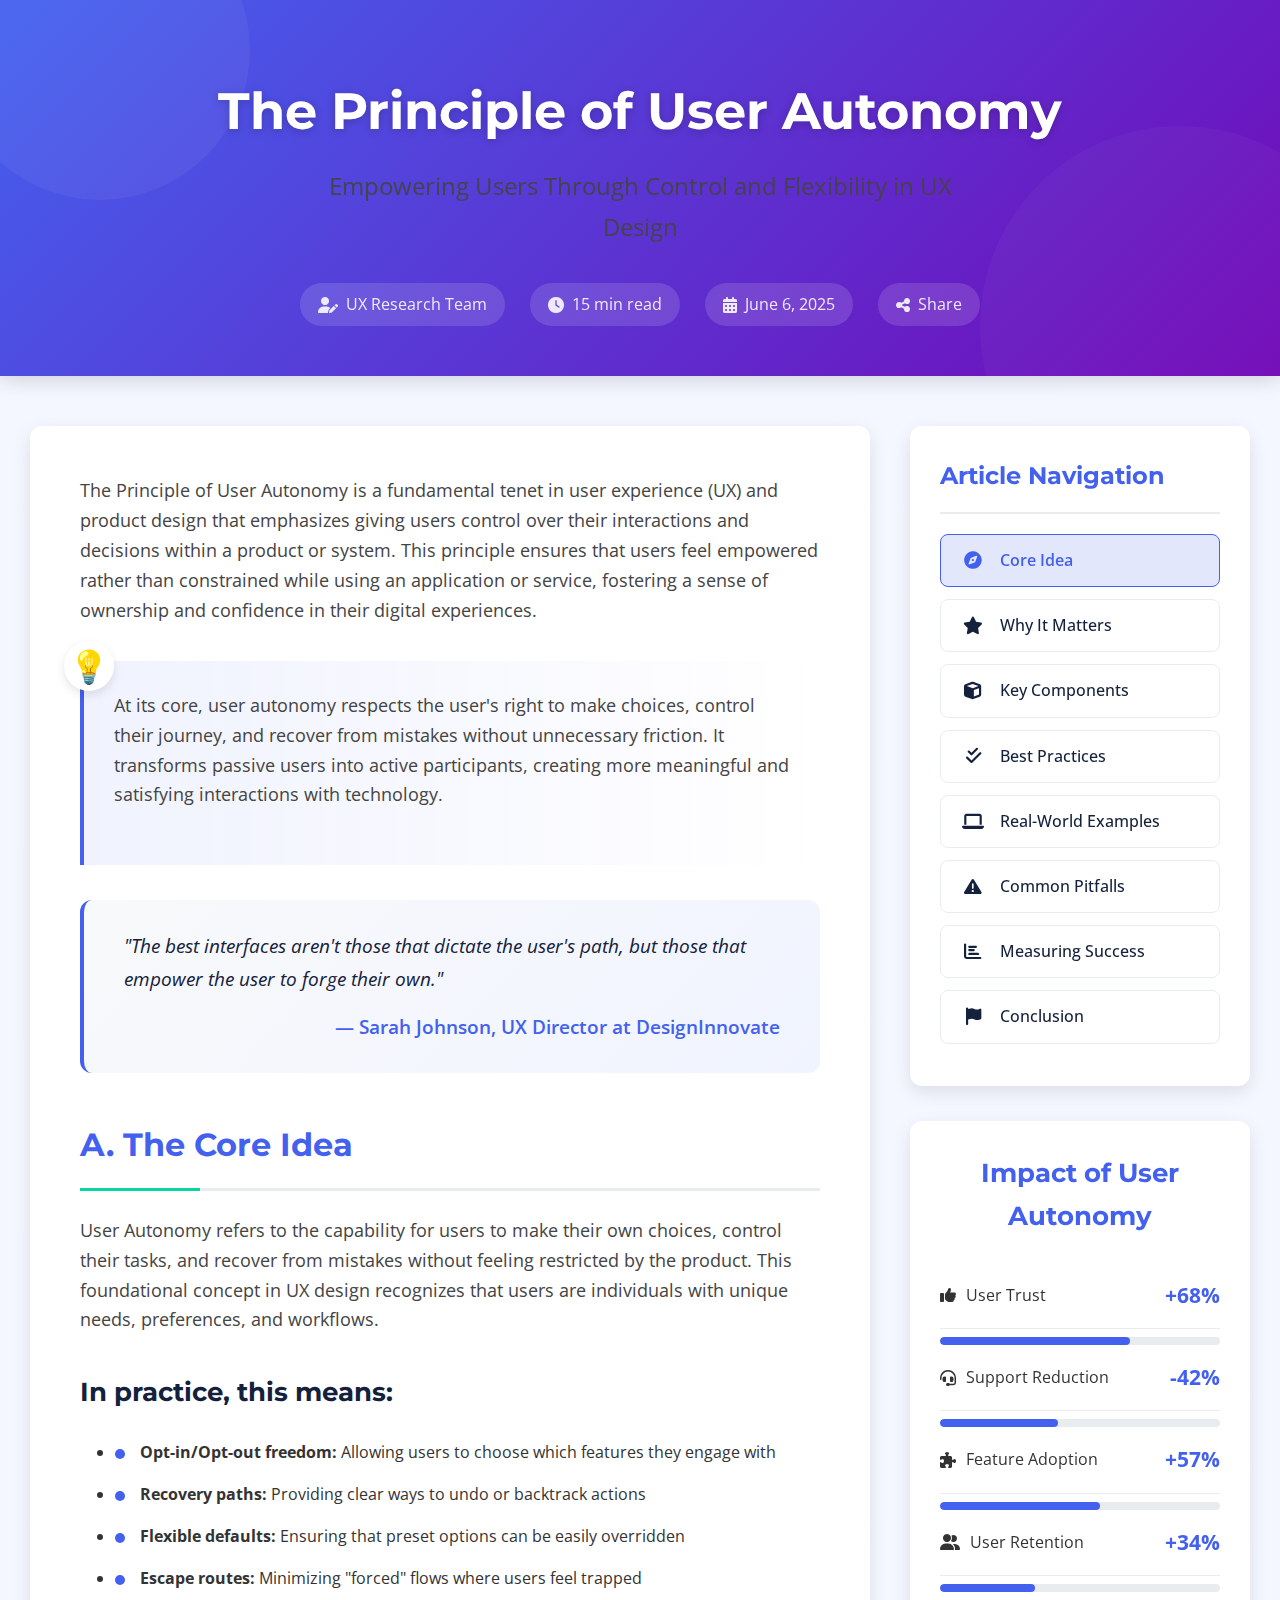
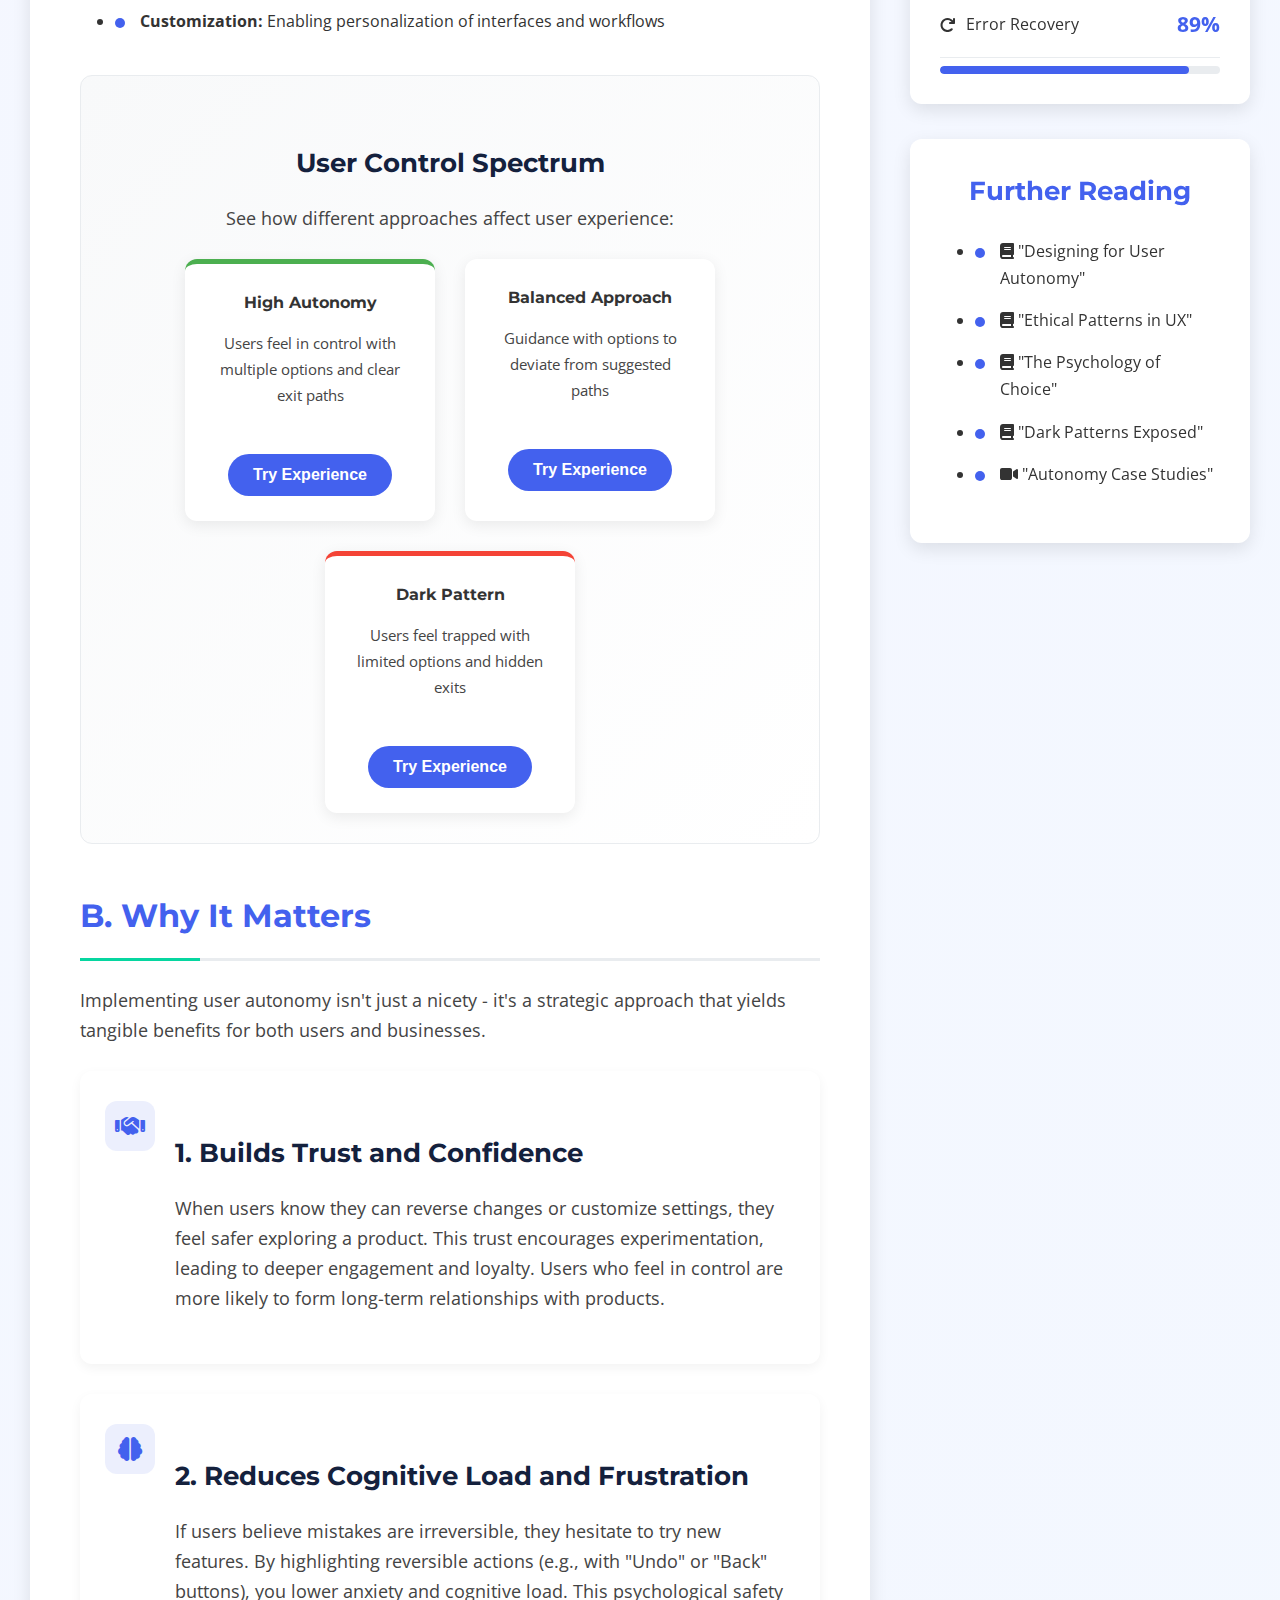
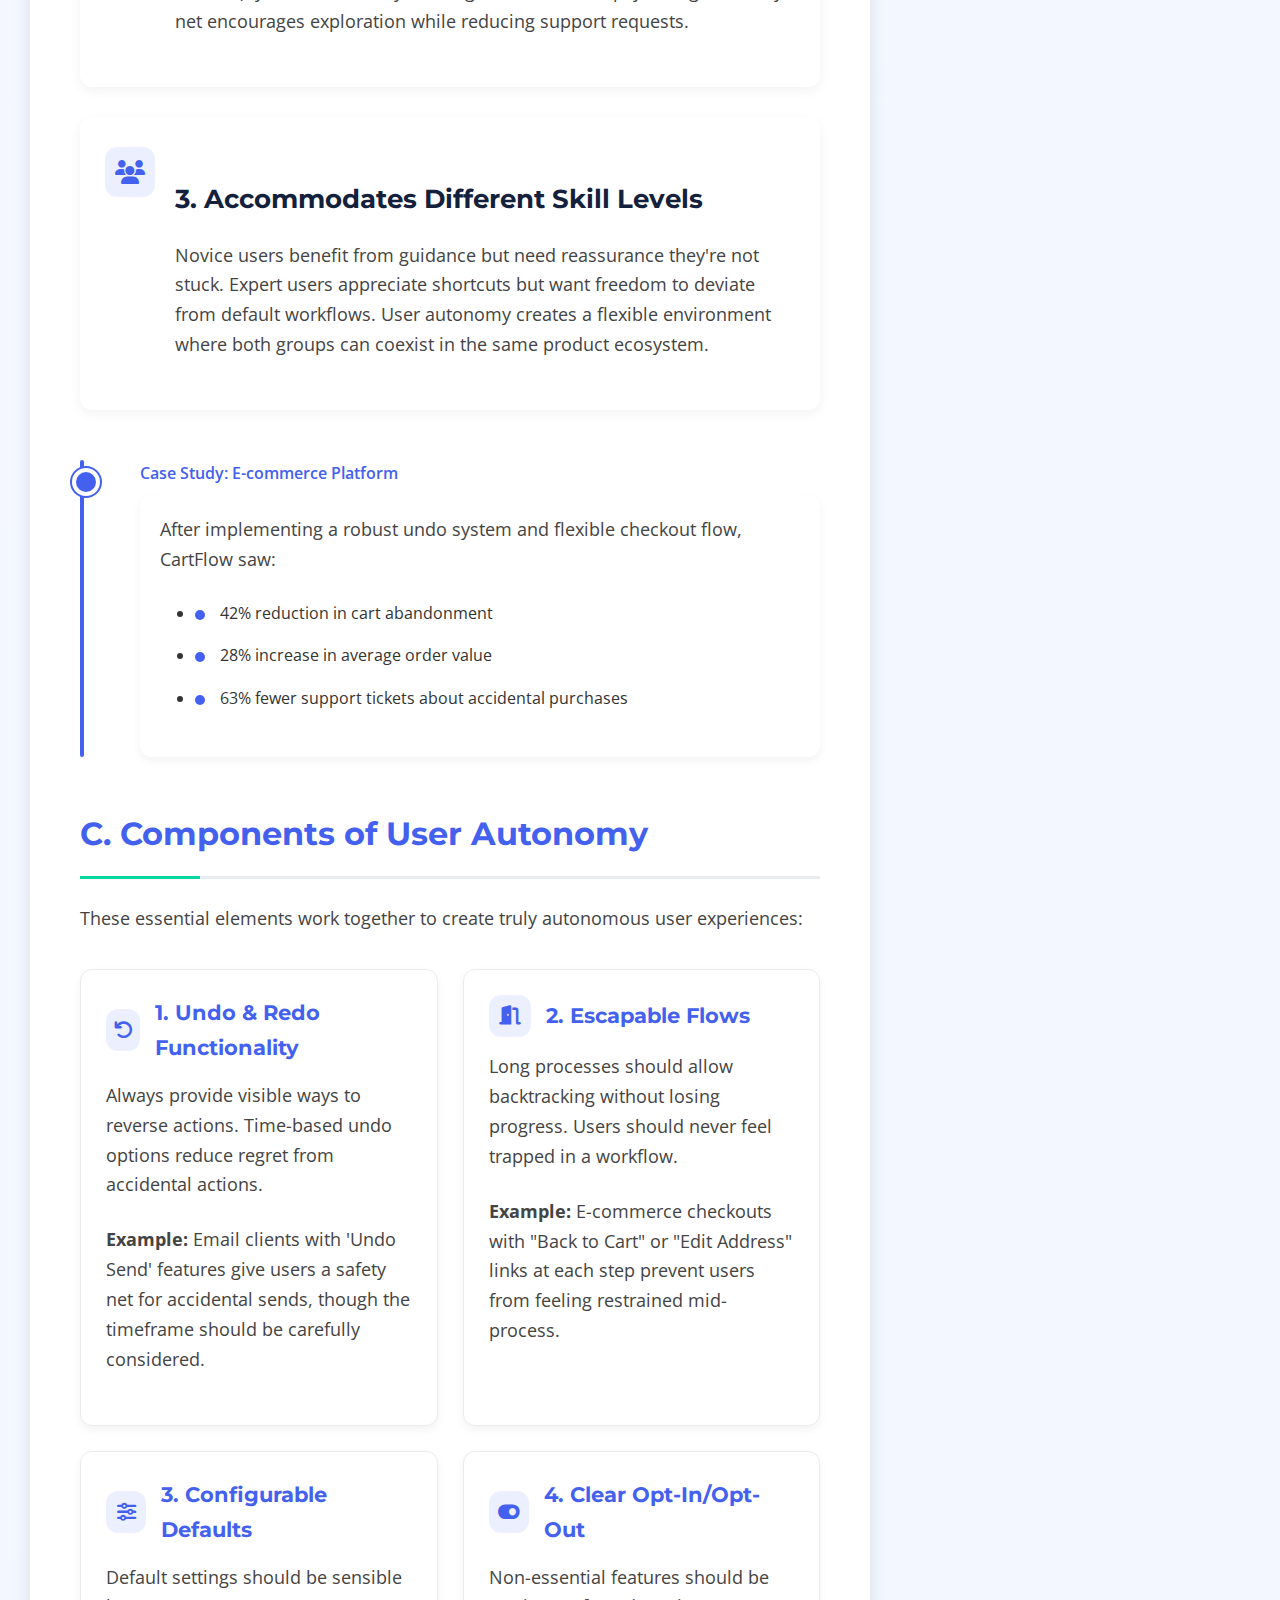
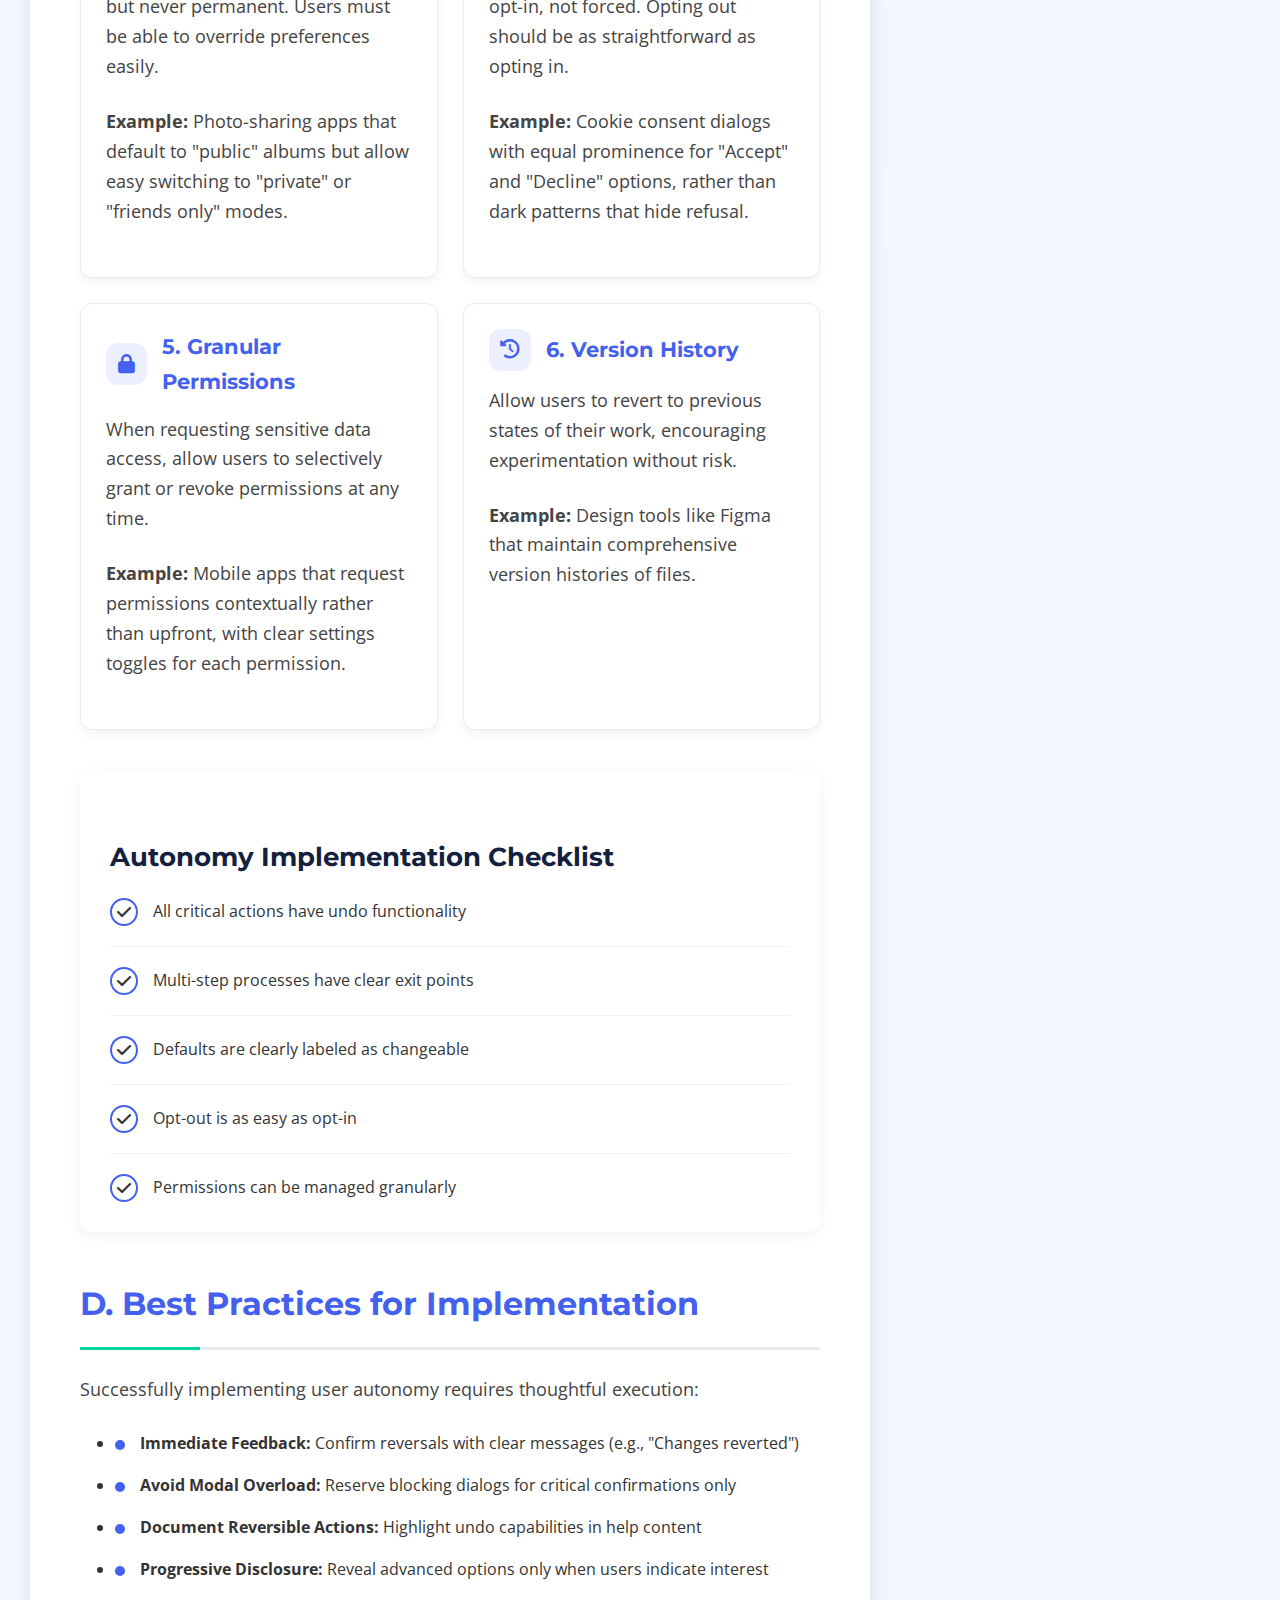
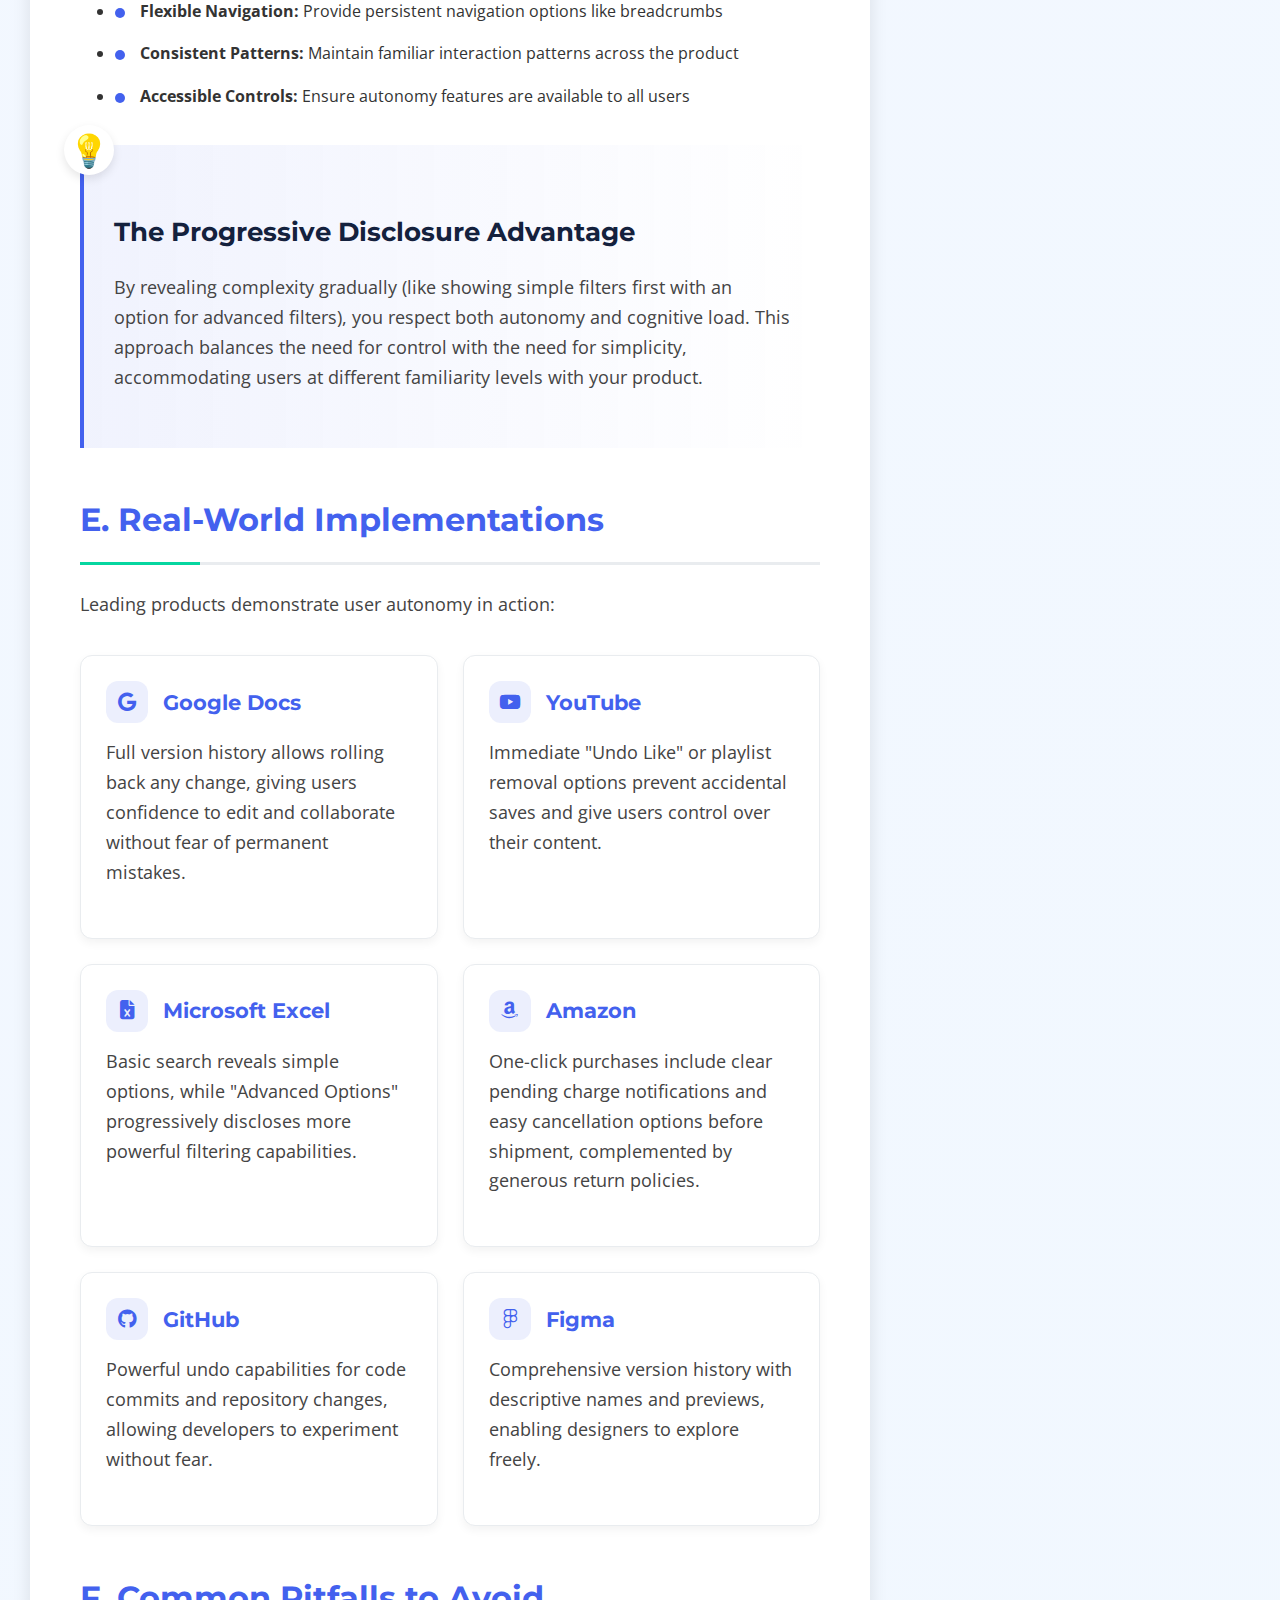
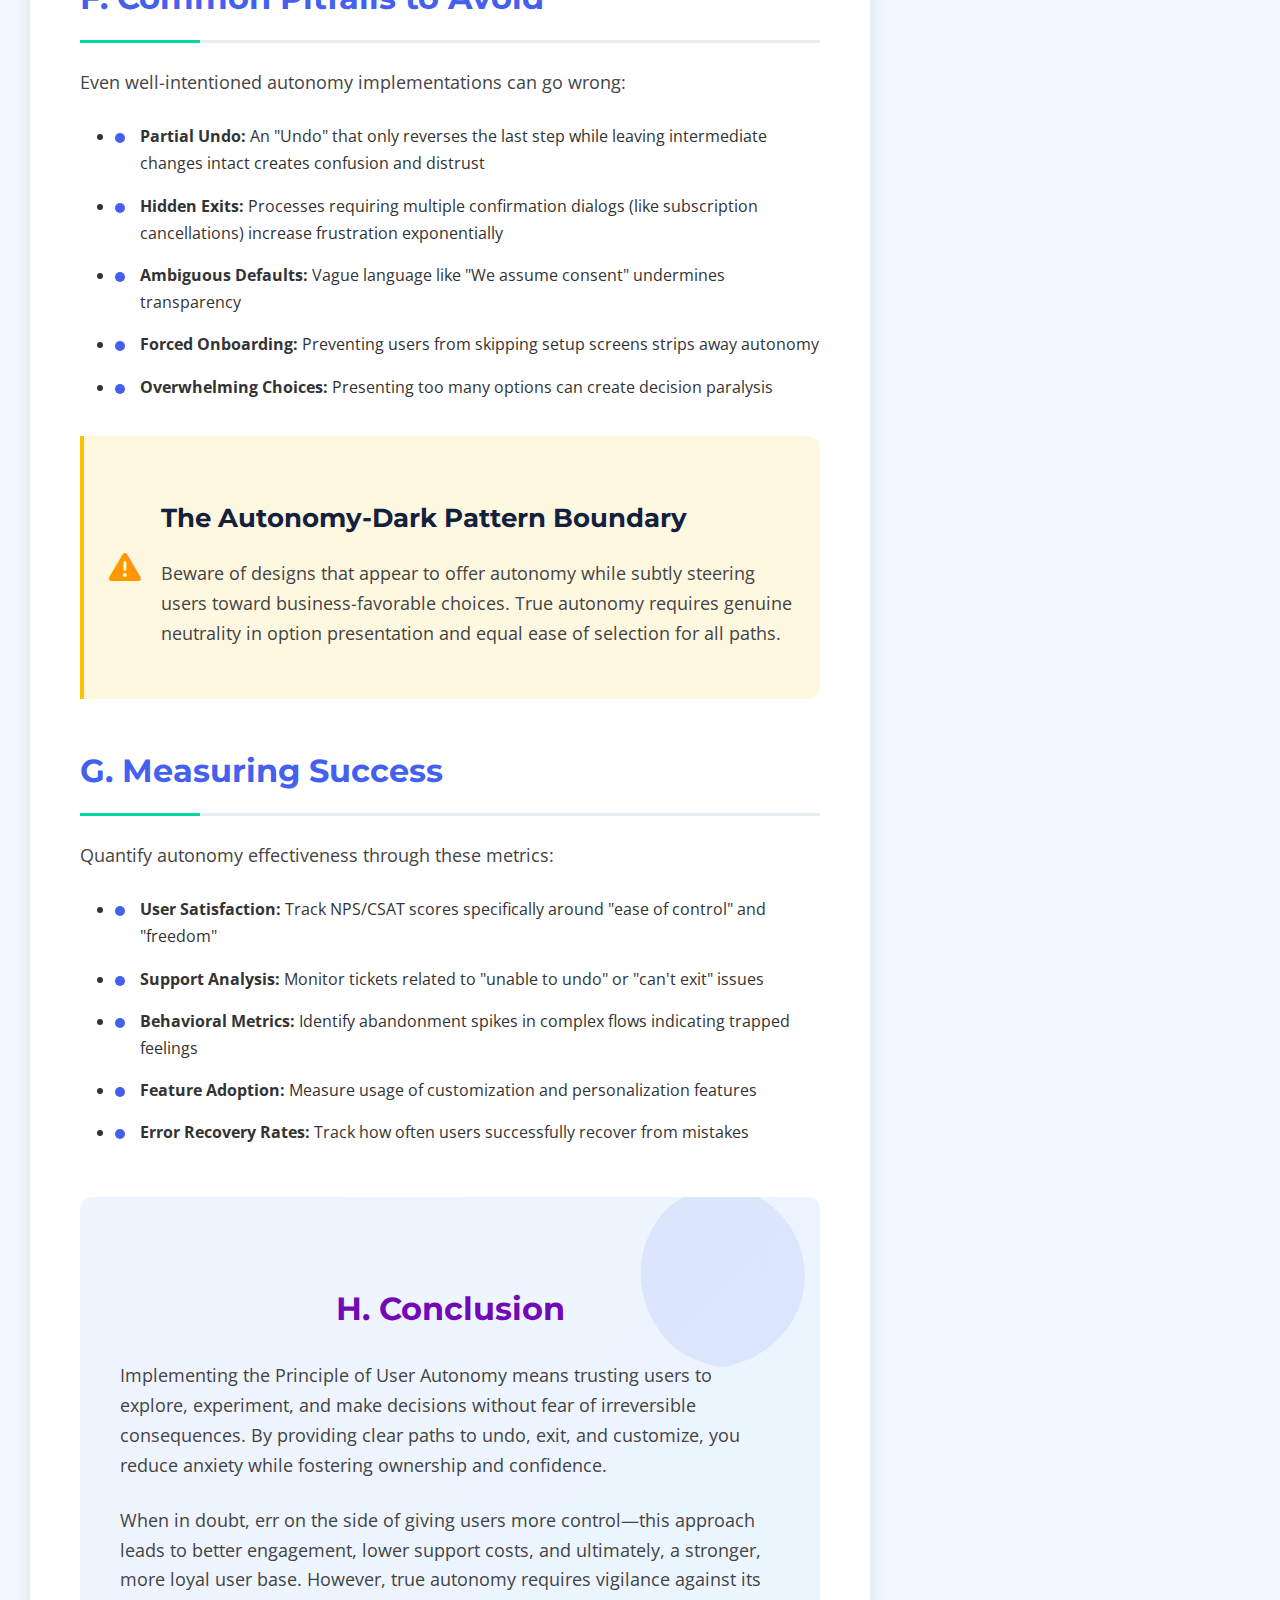
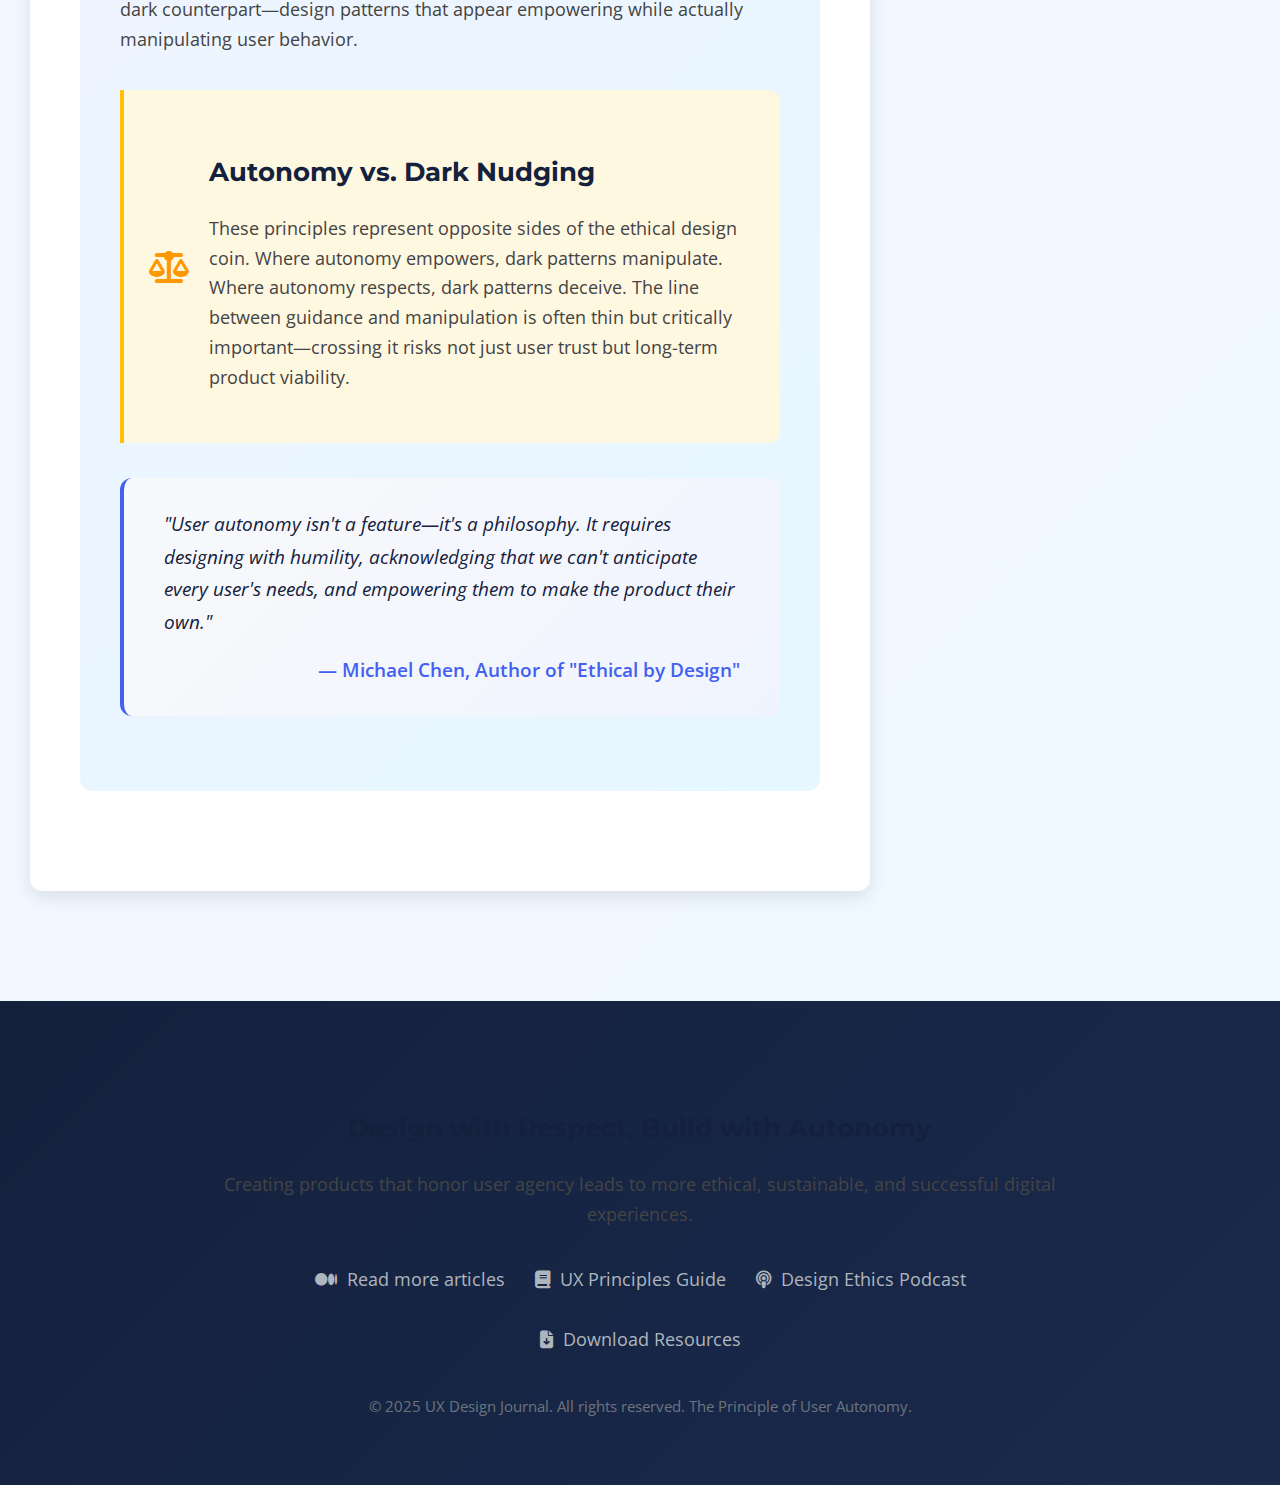
<file: Product-Management/UX-Design/Principle-of-User-Autonomy.html>
<!DOCTYPE html>
<html lang="en">
<head>
    <meta charset="UTF-8">
    <meta name="viewport" content="width=device-width, initial-scale=1.0">
    <title>The Principle of User Autonomy: Why Giving Control to Your Users Is a Win-Win | UX Design Guide</title>
    <link rel="stylesheet" href="https://cdnjs.cloudflare.com/ajax/libs/font-awesome/6.4.0/css/all.min.css">
    <link href="https://fonts.googleapis.com/css2?family=Montserrat:wght@400;500;600;700&family=Open+Sans:wght@400;600&display=swap" rel="stylesheet">
    <style>
        :root {
            --primary: #4361ee;
            --primary-dark: #3a56d4;
            --secondary: #7209b7;
            --accent: #06d6a0;
            --dark: #14213d;
            --light: #f8f9fa;
            --gray: #6c757d;
            --success: #4caf50;
            --warning: #ff9800;
            --danger: #f44336;
            --border-radius: 12px;
            --shadow: 0 6px 18px rgba(0, 0, 0, 0.1);
            --transition: all 0.3s ease;
        }
        
        * {
            margin: 0;
            padding: 0;
            box-sizing: border-box;
        }
        
        body {
            font-family: 'Open Sans', sans-serif;
            line-height: 1.7;
            color: #333;
            background: linear-gradient(135deg, #f5f7ff 0%, #f0f8ff 100%);
            padding: 0;
            margin: 0;
            overflow-x: hidden;
        }
        
        .container {
            max-width: 1300px;
            margin: 0 auto;
            padding: 0 30px;
            display: grid;
            grid-template-columns: 1fr 340px;
            gap: 40px;
        }
        
        header {
            background: linear-gradient(135deg, var(--primary), var(--secondary));
            color: white;
            padding: 80px 0 50px;
            margin-bottom: 50px;
            text-align: center;
            box-shadow: 0 4px 20px rgba(0, 0, 0, 0.15);
            position: relative;
            overflow: hidden;
        }
        
        header::before {
            content: "";
            position: absolute;
            top: -100px;
            left: -50px;
            width: 300px;
            height: 300px;
            border-radius: 50%;
            background: rgba(255, 255, 255, 0.05);
        }
        
        header::after {
            content: "";
            position: absolute;
            bottom: -150px;
            right: -100px;
            width: 400px;
            height: 400px;
            border-radius: 50%;
            background: rgba(255, 255, 255, 0.03);
        }
        
        .header-content {
            max-width: 900px;
            margin: 0 auto;
            padding: 0 20px;
            position: relative;
            z-index: 2;
        }
        
        h1 {
            font-family: 'Montserrat', sans-serif;
            font-size: 3.2rem;
            margin-bottom: 25px;
            font-weight: 700;
            text-shadow: 0 2px 8px rgba(0, 0, 0, 0.2);
            line-height: 1.2;
        }
        
        .tagline {
            font-size: 1.5rem;
            opacity: 0.92;
            margin-bottom: 35px;
            font-weight: 400;
            max-width: 700px;
            margin-left: auto;
            margin-right: auto;
        }
        
        .meta {
            display: flex;
            justify-content: center;
            gap: 25px;
            font-size: 1rem;
            opacity: 0.9;
            margin-top: 25px;
            flex-wrap: wrap;
        }
        
        .meta span {
            display: flex;
            align-items: center;
            gap: 8px;
            background: rgba(255, 255, 255, 0.15);
            padding: 8px 18px;
            border-radius: 30px;
            backdrop-filter: blur(5px);
        }
        
        .content {
            background: white;
            padding: 50px;
            border-radius: var(--border-radius);
            box-shadow: var(--shadow);
            margin-bottom: 50px;
            position: relative;
        }
        
        h2 {
            font-family: 'Montserrat', sans-serif;
            color: var(--primary);
            margin: 45px 0 25px;
            padding-bottom: 15px;
            border-bottom: 3px solid #e9ecef;
            font-size: 2rem;
            position: relative;
        }
        
        h2::after {
            content: "";
            position: absolute;
            bottom: -3px;
            left: 0;
            width: 120px;
            height: 3px;
            background: var(--accent);
        }
        
        h3 {
            font-family: 'Montserrat', sans-serif;
            color: var(--dark);
            margin: 35px 0 20px;
            font-size: 1.6rem;
        }
        
        p {
            margin-bottom: 25px;
            font-size: 1.1rem;
            color: #444;
        }
        
        .section-highlight {
            background: linear-gradient(to right, rgba(67, 97, 238, 0.08), transparent);
            border-left: 4px solid var(--primary);
            padding: 30px;
            margin: 35px 0;
            border-radius: 0 var(--border-radius) var(--border-radius) 0;
            position: relative;
        }
        
        .section-highlight::before {
            content: "💡";
            position: absolute;
            top: -20px;
            left: -20px;
            font-size: 2rem;
            background: white;
            border-radius: 50%;
            width: 50px;
            height: 50px;
            display: flex;
            align-items: center;
            justify-content: center;
            box-shadow: 0 4px 10px rgba(0, 0, 0, 0.1);
        }
        
        ul, ol {
            margin: 25px 0;
            padding-left: 35px;
        }
        
        li {
            margin-bottom: 15px;
            position: relative;
            padding-left: 25px;
        }
        
        li::before {
            content: "";
            position: absolute;
            left: 0;
            top: 10px;
            width: 10px;
            height: 10px;
            background: var(--primary);
            border-radius: 50%;
        }
        
        .examples-grid {
            display: grid;
            grid-template-columns: repeat(auto-fit, minmax(320px, 1fr));
            gap: 25px;
            margin: 35px 0;
        }
        
        .example-card {
            background: white;
            border: 1px solid #e9ecef;
            border-radius: var(--border-radius);
            padding: 25px;
            transition: var(--transition);
            box-shadow: 0 4px 10px rgba(0, 0, 0, 0.05);
            display: flex;
            flex-direction: column;
            height: 100%;
        }
        
        .example-card:hover {
            transform: translateY(-8px);
            box-shadow: 0 12px 25px rgba(0, 0, 0, 0.12);
            border-color: var(--primary);
        }
        
        .example-card h4 {
            color: var(--primary);
            margin-bottom: 15px;
            display: flex;
            align-items: center;
            gap: 15px;
            font-family: 'Montserrat', sans-serif;
            font-size: 1.3rem;
        }
        
        .example-card h4 i {
            background: rgba(67, 97, 238, 0.1);
            width: 42px;
            height: 42px;
            display: flex;
            align-items: center;
            justify-content: center;
            border-radius: 12px;
            font-size: 1.2rem;
        }
        
        .quote {
            font-style: italic;
            padding: 30px 40px;
            background: linear-gradient(135deg, #f8f9fa 0%, #f0f4ff 100%);
            border-left: 4px solid var(--primary);
            margin: 35px 0;
            position: relative;
            border-radius: var(--border-radius);
            font-size: 1.2rem;
            color: var(--dark);
        }
        
        .quote::before {
            content: """;
            font-size: 5rem;
            position: absolute;
            left: 20px;
            top: -20px;
            color: rgba(67, 97, 238, 0.15);
            font-family: Georgia, serif;
            line-height: 1;
        }
        
        .quote-author {
            display: block;
            text-align: right;
            margin-top: 15px;
            font-weight: 600;
            color: var(--primary);
            font-style: normal;
        }
        
        .sidebar {
            position: sticky;
            top: 30px;
            height: fit-content;
            align-self: start;
        }
        
        .toc {
            background: white;
            border-radius: var(--border-radius);
            padding: 30px;
            box-shadow: var(--shadow);
            margin-bottom: 35px;
        }
        
        .toc h3 {
            color: var(--primary);
            margin-top: 0;
            padding-bottom: 15px;
            border-bottom: 2px solid #e9ecef;
            font-size: 1.5rem;
        }
        
        .toc ul {
            list-style: none;
            padding: 0;
            margin: 0;
        }
        
        .toc li {
            margin-bottom: 12px;
            padding: 0;
        }
        
        .toc li::before {
            content: none;
        }
        
        .toc a {
            text-decoration: none;
            color: var(--dark);
            display: block;
            padding: 12px 20px;
            border-radius: 8px;
            transition: var(--transition);
            display: flex;
            align-items: center;
            gap: 15px;
            font-weight: 500;
            border: 1px solid #e9ecef;
        }
        
        .toc a:hover {
            background: rgba(67, 97, 238, 0.1);
            color: var(--primary);
            border-color: var(--primary);
            transform: translateX(5px);
        }
        
        .toc a i {
            width: 24px;
            text-align: center;
            font-size: 1.1rem;
        }
        
        .toc a.active {
            background: rgba(67, 97, 238, 0.15);
            color: var(--primary);
            font-weight: 600;
            border-color: var(--primary);
        }
        
        .stats-card {
            background: white;
            border-radius: var(--border-radius);
            padding: 30px;
            box-shadow: var(--shadow);
            margin-bottom: 35px;
        }
        
        .stats-card h3 {
            color: var(--primary);
            margin-top: 0;
            margin-bottom: 25px;
            text-align: center;
        }
        
        .stat-item {
            display: flex;
            justify-content: space-between;
            padding: 15px 0;
            border-bottom: 1px solid #e9ecef;
            align-items: center;
        }
        
        .stat-item:last-child {
            border-bottom: none;
        }
        
        .stat-label {
            display: flex;
            align-items: center;
            gap: 10px;
        }
        
        .stat-value {
            font-weight: 700;
            color: var(--primary);
            font-size: 1.3rem;
        }
        
        .progress-bar {
            height: 8px;
            background: #e9ecef;
            border-radius: 4px;
            margin-top: 8px;
            overflow: hidden;
        }
        
        .progress-fill {
            height: 100%;
            background: var(--primary);
            border-radius: 4px;
            width: 0;
            transition: width 1.5s ease;
        }
        
        footer {
            background: linear-gradient(135deg, var(--dark), #1a2a4d);
            color: white;
            padding: 70px 0 40px;
            text-align: center;
            margin-top: 60px;
            position: relative;
        }
        
        .footer-content {
            max-width: 900px;
            margin: 0 auto;
            padding: 0 20px;
            position: relative;
            z-index: 2;
        }
        
        .footer-links {
            display: flex;
            justify-content: center;
            gap: 30px;
            margin: 35px 0;
            flex-wrap: wrap;
        }
        
        .footer-links a {
            color: #adb5bd;
            text-decoration: none;
            transition: var(--transition);
            display: flex;
            align-items: center;
            gap: 10px;
            font-size: 1.1rem;
        }
        
        .footer-links a:hover {
            color: white;
            transform: translateY(-3px);
        }
        
        .copyright {
            margin-top: 40px;
            color: #6c757d;
            font-size: 0.95rem;
        }
        
        @media (max-width: 1000px) {
            .container {
                grid-template-columns: 1fr;
            }
            
            .sidebar {
                position: static;
                order: -1;
                margin-bottom: 40px;
            }
            
            .toc {
                margin-bottom: 30px;
            }
            
            h1 {
                font-size: 2.5rem;
            }
            
            .header-content {
                padding: 0 15px;
            }
        }
        
        @media (max-width: 700px) {
            .content {
                padding: 35px 25px;
            }
            
            h1 {
                font-size: 2rem;
            }
            
            .tagline {
                font-size: 1.2rem;
            }
            
            .examples-grid {
                grid-template-columns: 1fr;
            }
        }
        
        .conclusion {
            background: linear-gradient(135deg, #f0f4ff, #e6f7ff);
            border-radius: var(--border-radius);
            padding: 40px;
            margin: 50px 0;
            position: relative;
            overflow: hidden;
        }
        
        .conclusion::before {
            content: "";
            position: absolute;
            top: 0;
            right: 0;
            width: 200px;
            height: 200px;
            background: url('data:image/svg+xml;utf8,<svg xmlns="http://www.w3.org/2000/svg" viewBox="0 0 100 100"><path fill="%234361ee" opacity="0.1" d="M28.1,76.1C11.3,61.5,5.5,38,14.6,18.7c9.1-19.3,29.4-28.1,48.2-21.5c18.8,6.6,30.9,25.4,29.5,45.3 c-1.4,19.9-16.3,36.6-35.8,41.2C47.1,88.4,28.1,76.1,28.1,76.1z"/></svg>');
            background-size: contain;
            background-repeat: no-repeat;
        }
        
        .conclusion h2 {
            border: none;
            color: var(--secondary);
            text-align: center;
            padding-bottom: 0;
        }
        
        .conclusion h2::after {
            display: none;
        }
        
        .key-point {
            display: flex;
            gap: 20px;
            margin-bottom: 30px;
            align-items: flex-start;
            background: white;
            padding: 25px;
            border-radius: var(--border-radius);
            box-shadow: 0 4px 12px rgba(0, 0, 0, 0.05);
        }
        
        .key-point i {
            background: rgba(67, 97, 238, 0.1);
            color: var(--primary);
            width: 50px;
            height: 50px;
            display: flex;
            align-items: center;
            justify-content: center;
            border-radius: 12px;
            flex-shrink: 0;
            margin-top: 5px;
            font-size: 1.5rem;
        }
        
        .dark-nudge-warning {
            background: #fff8e1;
            border-left: 4px solid #ffc107;
            padding: 25px;
            border-radius: 0 var(--border-radius) var(--border-radius) 0;
            margin: 35px 0;
            display: flex;
            gap: 20px;
            align-items: center;
        }
        
        .dark-nudge-warning i {
            color: #ff9800;
            font-size: 2rem;
            flex-shrink: 0;
        }
        
        .interactive-demo {
            background: linear-gradient(135deg, #f8f9fa, #ffffff);
            border: 1px solid #e9ecef;
            border-radius: var(--border-radius);
            padding: 30px;
            margin: 40px 0;
            text-align: center;
        }
        
        .demo-container {
            display: flex;
            gap: 30px;
            margin-top: 25px;
            flex-wrap: wrap;
            justify-content: center;
        }
        
        .demo-card {
            width: 250px;
            padding: 25px;
            border-radius: var(--border-radius);
            box-shadow: 0 4px 15px rgba(0, 0, 0, 0.08);
            transition: var(--transition);
            cursor: pointer;
            background: white;
        }
        
        .demo-card:hover {
            transform: translateY(-10px);
            box-shadow: 0 12px 25px rgba(0, 0, 0, 0.15);
        }
        
        .demo-card.autonomy {
            border-top: 5px solid var(--success);
        }
        
        .demo-card.dark-pattern {
            border-top: 5px solid var(--danger);
        }
        
        .demo-card h4 {
            margin-bottom: 15px;
            font-family: 'Montserrat', sans-serif;
        }
        
        .demo-card p {
            font-size: 0.95rem;
        }
        
        .demo-btn {
            background: var(--primary);
            color: white;
            border: none;
            padding: 12px 25px;
            border-radius: 30px;
            font-weight: 600;
            cursor: pointer;
            transition: var(--transition);
            margin-top: 20px;
            font-size: 1rem;
        }
        
        .demo-btn:hover {
            background: var(--primary-dark);
            transform: translateY(-3px);
        }
        
        .checklist {
            background: white;
            border-radius: var(--border-radius);
            padding: 30px;
            margin: 40px 0;
            box-shadow: 0 4px 15px rgba(0, 0, 0, 0.05);
        }
        
        .checklist-item {
            display: flex;
            align-items: flex-start;
            gap: 15px;
            margin-bottom: 20px;
            padding-bottom: 20px;
            border-bottom: 1px solid #f0f0f0;
        }
        
        .checklist-item:last-child {
            border-bottom: none;
            margin-bottom: 0;
            padding-bottom: 0;
        }
        
        .check-icon {
            width: 28px;
            height: 28px;
            border: 2px solid var(--primary);
            border-radius: 50%;
            display: flex;
            align-items: center;
            justify-content: center;
            flex-shrink: 0;
            cursor: pointer;
            transition: var(--transition);
        }
        
        .check-icon.checked {
            background: var(--primary);
            color: white;
        }
        
        .checklist-text {
            flex-grow: 1;
        }
        
        .timeline {
            position: relative;
            margin: 50px 0;
            padding-left: 30px;
        }
        
        .timeline::before {
            content: "";
            position: absolute;
            left: 0;
            top: 0;
            bottom: 0;
            width: 4px;
            background: var(--primary);
            border-radius: 2px;
        }
        
        .timeline-item {
            margin-bottom: 40px;
            position: relative;
            padding-left: 30px;
        }
        
        .timeline-item::before {
            content: "";
            position: absolute;
            left: -38px;
            top: 8px;
            width: 20px;
            height: 20px;
            border-radius: 50%;
            background: var(--primary);
            border: 4px solid white;
            box-shadow: 0 0 0 2px var(--primary);
        }
        
        .timeline-date {
            font-weight: 600;
            color: var(--primary);
            margin-bottom: 8px;
        }
        
        .timeline-content {
            background: white;
            padding: 20px;
            border-radius: var(--border-radius);
            box-shadow: 0 4px 10px rgba(0, 0, 0, 0.05);
        }
    </style>
</head>
<body>
    <header>
        <div class="header-content">
            <h1>The Principle of User Autonomy</h1>
            <p class="tagline">Empowering Users Through Control and Flexibility in UX Design</p>
            <div class="meta">
                <span><i class="fas fa-user-edit"></i> UX Research Team</span>
                <span><i class="fas fa-clock"></i> 15 min read</span>
                <span><i class="fas fa-calendar-alt"></i> June 6, 2025</span>
                <span><i class="fas fa-share-alt"></i> Share</span>
            </div>
        </div>
    </header>
    
    <div class="container">
        <main class="content">
            <section>
                <p>The Principle of User Autonomy is a fundamental tenet in user experience (UX) and product design that emphasizes giving users control over their interactions and decisions within a product or system. This principle ensures that users feel empowered rather than constrained while using an application or service, fostering a sense of ownership and confidence in their digital experiences.</p>
                
                <div class="section-highlight">
                    <p>At its core, user autonomy respects the user's right to make choices, control their journey, and recover from mistakes without unnecessary friction. It transforms passive users into active participants, creating more meaningful and satisfying interactions with technology.</p>
                </div>
                
                <div class="quote">
                    "The best interfaces aren't those that dictate the user's path, but those that empower the user to forge their own."
                    <span class="quote-author">— Sarah Johnson, UX Director at DesignInnovate</span>
                </div>
            </section>
            
            <section id="core-idea">
                <h2>A. The Core Idea</h2>
                <p>User Autonomy refers to the capability for users to make their own choices, control their tasks, and recover from mistakes without feeling restricted by the product. This foundational concept in UX design recognizes that users are individuals with unique needs, preferences, and workflows.</p>
                
                <h3>In practice, this means:</h3>
                <ul>
                    <li><strong>Opt-in/Opt-out freedom:</strong> Allowing users to choose which features they engage with</li>
                    <li><strong>Recovery paths:</strong> Providing clear ways to undo or backtrack actions</li>
                    <li><strong>Flexible defaults:</strong> Ensuring that preset options can be easily overridden</li>
                    <li><strong>Escape routes:</strong> Minimizing "forced" flows where users feel trapped</li>
                    <li><strong>Customization:</strong> Enabling personalization of interfaces and workflows</li>
                </ul>
                
                <div class="interactive-demo">
                    <h3>User Control Spectrum</h3>
                    <p>See how different approaches affect user experience:</p>
                    <div class="demo-container">
                        <div class="demo-card autonomy">
                            <h4>High Autonomy</h4>
                            <p>Users feel in control with multiple options and clear exit paths</p>
                            <button class="demo-btn">Try Experience</button>
                        </div>
                        <div class="demo-card">
                            <h4>Balanced Approach</h4>
                            <p>Guidance with options to deviate from suggested paths</p>
                            <button class="demo-btn">Try Experience</button>
                        </div>
                        <div class="demo-card dark-pattern">
                            <h4>Dark Pattern</h4>
                            <p>Users feel trapped with limited options and hidden exits</p>
                            <button class="demo-btn">Try Experience</button>
                        </div>
                    </div>
                </div>
            </section>
            
            <section id="why-matters">
                <h2>B. Why It Matters</h2>
                <p>Implementing user autonomy isn't just a nicety - it's a strategic approach that yields tangible benefits for both users and businesses.</p>
                
                <div class="key-point">
                    <i class="fas fa-handshake"></i>
                    <div>
                        <h3>1. Builds Trust and Confidence</h3>
                        <p>When users know they can reverse changes or customize settings, they feel safer exploring a product. This trust encourages experimentation, leading to deeper engagement and loyalty. Users who feel in control are more likely to form long-term relationships with products.</p>
                    </div>
                </div>
                
                <div class="key-point">
                    <i class="fas fa-brain"></i>
                    <div>
                        <h3>2. Reduces Cognitive Load and Frustration</h3>
                        <p>If users believe mistakes are irreversible, they hesitate to try new features. By highlighting reversible actions (e.g., with "Undo" or "Back" buttons), you lower anxiety and cognitive load. This psychological safety net encourages exploration while reducing support requests.</p>
                    </div>
                </div>
                
                <div class="key-point">
                    <i class="fas fa-users"></i>
                    <div>
                        <h3>3. Accommodates Different Skill Levels</h3>
                        <p>Novice users benefit from guidance but need reassurance they're not stuck. Expert users appreciate shortcuts but want freedom to deviate from default workflows. User autonomy creates a flexible environment where both groups can coexist in the same product ecosystem.</p>
                    </div>
                </div>
                
                <div class="timeline">
                    <div class="timeline-item">
                        <div class="timeline-date">Case Study: E-commerce Platform</div>
                        <div class="timeline-content">
                            <p>After implementing a robust undo system and flexible checkout flow, CartFlow saw:</p>
                            <ul>
                                <li>42% reduction in cart abandonment</li>
                                <li>28% increase in average order value</li>
                                <li>63% fewer support tickets about accidental purchases</li>
                            </ul>
                        </div>
                    </div>
                </div>
            </section>
            
            <section id="components">
                <h2>C. Components of User Autonomy</h2>
                <p>These essential elements work together to create truly autonomous user experiences:</p>
                
                <div class="examples-grid">
                    <div class="example-card">
                        <h4><i class="fas fa-undo"></i> 1. Undo & Redo Functionality</h4>
                        <p>Always provide visible ways to reverse actions. Time-based undo options reduce regret from accidental actions.</p>
                        <p><strong>Example:</strong> Email clients with 'Undo Send' features give users a safety net for accidental sends, though the timeframe should be carefully considered.</p>
                    </div>
                    
                    <div class="example-card">
                        <h4><i class="fas fa-door-open"></i> 2. Escapable Flows</h4>
                        <p>Long processes should allow backtracking without losing progress. Users should never feel trapped in a workflow.</p>
                        <p><strong>Example:</strong> E-commerce checkouts with "Back to Cart" or "Edit Address" links at each step prevent users from feeling restrained mid-process.</p>
                    </div>
                    
                    <div class="example-card">
                        <h4><i class="fas fa-sliders-h"></i> 3. Configurable Defaults</h4>
                        <p>Default settings should be sensible but never permanent. Users must be able to override preferences easily.</p>
                        <p><strong>Example:</strong> Photo-sharing apps that default to "public" albums but allow easy switching to "private" or "friends only" modes.</p>
                    </div>
                    
                    <div class="example-card">
                        <h4><i class="fas fa-toggle-on"></i> 4. Clear Opt-In/Opt-Out</h4>
                        <p>Non-essential features should be opt-in, not forced. Opting out should be as straightforward as opting in.</p>
                        <p><strong>Example:</strong> Cookie consent dialogs with equal prominence for "Accept" and "Decline" options, rather than dark patterns that hide refusal.</p>
                    </div>
                    
                    <div class="example-card">
                        <h4><i class="fas fa-lock"></i> 5. Granular Permissions</h4>
                        <p>When requesting sensitive data access, allow users to selectively grant or revoke permissions at any time.</p>
                        <p><strong>Example:</strong> Mobile apps that request permissions contextually rather than upfront, with clear settings toggles for each permission.</p>
                    </div>
                    
                    <div class="example-card">
                        <h4><i class="fas fa-history"></i> 6. Version History</h4>
                        <p>Allow users to revert to previous states of their work, encouraging experimentation without risk.</p>
                        <p><strong>Example:</strong> Design tools like Figma that maintain comprehensive version histories of files.</p>
                    </div>
                </div>
                
                <div class="checklist">
                    <h3>Autonomy Implementation Checklist</h3>
                    <div class="checklist-item">
                        <div class="check-icon"><i class="fas fa-check"></i></div>
                        <div class="checklist-text">All critical actions have undo functionality</div>
                    </div>
                    <div class="checklist-item">
                        <div class="check-icon"><i class="fas fa-check"></i></div>
                        <div class="checklist-text">Multi-step processes have clear exit points</div>
                    </div>
                    <div class="checklist-item">
                        <div class="check-icon"><i class="fas fa-check"></i></div>
                        <div class="checklist-text">Defaults are clearly labeled as changeable</div>
                    </div>
                    <div class="checklist-item">
                        <div class="check-icon"><i class="fas fa-check"></i></div>
                        <div class="checklist-text">Opt-out is as easy as opt-in</div>
                    </div>
                    <div class="checklist-item">
                        <div class="check-icon"><i class="fas fa-check"></i></div>
                        <div class="checklist-text">Permissions can be managed granularly</div>
                    </div>
                </div>
            </section>
            
            <section id="best-practices">
                <h2>D. Best Practices for Implementation</h2>
                <p>Successfully implementing user autonomy requires thoughtful execution:</p>
                
                <ul>
                    <li><strong>Immediate Feedback:</strong> Confirm reversals with clear messages (e.g., "Changes reverted")</li>
                    <li><strong>Avoid Modal Overload:</strong> Reserve blocking dialogs for critical confirmations only</li>
                    <li><strong>Document Reversible Actions:</strong> Highlight undo capabilities in help content</li>
                    <li><strong>Progressive Disclosure:</strong> Reveal advanced options only when users indicate interest</li>
                    <li><strong>Flexible Navigation:</strong> Provide persistent navigation options like breadcrumbs</li>
                    <li><strong>Consistent Patterns:</strong> Maintain familiar interaction patterns across the product</li>
                    <li><strong>Accessible Controls:</strong> Ensure autonomy features are available to all users</li>
                </ul>
                
                <div class="section-highlight">
                    <h3>The Progressive Disclosure Advantage</h3>
                    <p>By revealing complexity gradually (like showing simple filters first with an option for advanced filters), you respect both autonomy and cognitive load. This approach balances the need for control with the need for simplicity, accommodating users at different familiarity levels with your product.</p>
                </div>
            </section>
            
            <section id="examples">
                <h2>E. Real-World Implementations</h2>
                <p>Leading products demonstrate user autonomy in action:</p>
                
                <div class="examples-grid">
                    <div class="example-card">
                        <h4><i class="fab fa-google"></i> Google Docs</h4>
                        <p>Full version history allows rolling back any change, giving users confidence to edit and collaborate without fear of permanent mistakes.</p>
                    </div>
                    
                    <div class="example-card">
                        <h4><i class="fab fa-youtube"></i> YouTube</h4>
                        <p>Immediate "Undo Like" or playlist removal options prevent accidental saves and give users control over their content.</p>
                    </div>
                    
                    <div class="example-card">
                        <h4><i class="fas fa-file-excel"></i> Microsoft Excel</h4>
                        <p>Basic search reveals simple options, while "Advanced Options" progressively discloses more powerful filtering capabilities.</p>
                    </div>
                    
                    <div class="example-card">
                        <h4><i class="fab fa-amazon"></i> Amazon</h4>
                        <p>One-click purchases include clear pending charge notifications and easy cancellation options before shipment, complemented by generous return policies.</p>
                    </div>
                    
                    <div class="example-card">
                        <h4><i class="fab fa-github"></i> GitHub</h4>
                        <p>Powerful undo capabilities for code commits and repository changes, allowing developers to experiment without fear.</p>
                    </div>
                    
                    <div class="example-card">
                        <h4><i class="fab fa-figma"></i> Figma</h4>
                        <p>Comprehensive version history with descriptive names and previews, enabling designers to explore freely.</p>
                    </div>
                </div>
            </section>
            
            <section id="pitfalls">
                <h2>F. Common Pitfalls to Avoid</h2>
                <p>Even well-intentioned autonomy implementations can go wrong:</p>
                
                <ul>
                    <li><strong>Partial Undo:</strong> An "Undo" that only reverses the last step while leaving intermediate changes intact creates confusion and distrust</li>
                    <li><strong>Hidden Exits:</strong> Processes requiring multiple confirmation dialogs (like subscription cancellations) increase frustration exponentially</li>
                    <li><strong>Ambiguous Defaults:</strong> Vague language like "We assume consent" undermines transparency</li>
                    <li><strong>Forced Onboarding:</strong> Preventing users from skipping setup screens strips away autonomy</li>
                    <li><strong>Overwhelming Choices:</strong> Presenting too many options can create decision paralysis</li>
                </ul>
                
                <div class="dark-nudge-warning">
                    <i class="fas fa-exclamation-triangle"></i>
                    <div>
                        <h3>The Autonomy-Dark Pattern Boundary</h3>
                        <p>Beware of designs that appear to offer autonomy while subtly steering users toward business-favorable choices. True autonomy requires genuine neutrality in option presentation and equal ease of selection for all paths.</p>
                    </div>
                </div>
            </section>
            
            <section id="measuring">
                <h2>G. Measuring Success</h2>
                <p>Quantify autonomy effectiveness through these metrics:</p>
                
                <ul>
                    <li><strong>User Satisfaction:</strong> Track NPS/CSAT scores specifically around "ease of control" and "freedom"</li>
                    <li><strong>Support Analysis:</strong> Monitor tickets related to "unable to undo" or "can't exit" issues</li>
                    <li><strong>Behavioral Metrics:</strong> Identify abandonment spikes in complex flows indicating trapped feelings</li>
                    <li><strong>Feature Adoption:</strong> Measure usage of customization and personalization features</li>
                    <li><strong>Error Recovery Rates:</strong> Track how often users successfully recover from mistakes</li>
                </ul>
            </section>
            
            <div class="conclusion">
                <h2>H. Conclusion</h2>
                <p>Implementing the Principle of User Autonomy means trusting users to explore, experiment, and make decisions without fear of irreversible consequences. By providing clear paths to undo, exit, and customize, you reduce anxiety while fostering ownership and confidence.</p>
                
                <p>When in doubt, err on the side of giving users more control—this approach leads to better engagement, lower support costs, and ultimately, a stronger, more loyal user base. However, true autonomy requires vigilance against its dark counterpart—design patterns that appear empowering while actually manipulating user behavior.</p>
                
                <div class="dark-nudge-warning">
                    <i class="fas fa-balance-scale"></i>
                    <div>
                        <h3>Autonomy vs. Dark Nudging</h3>
                        <p>These principles represent opposite sides of the ethical design coin. Where autonomy empowers, dark patterns manipulate. Where autonomy respects, dark patterns deceive. The line between guidance and manipulation is often thin but critically important—crossing it risks not just user trust but long-term product viability.</p>
                    </div>
                </div>
                
                <div class="quote">
                    "User autonomy isn't a feature—it's a philosophy. It requires designing with humility, acknowledging that we can't anticipate every user's needs, and empowering them to make the product their own."
                    <span class="quote-author">— Michael Chen, Author of "Ethical by Design"</span>
                </div>
            </div>
        </main>
        
        <aside class="sidebar">
            <div class="toc">
                <h3>Article Navigation</h3>
                <ul>
                    <li><a href="#core-idea" class="active"><i class="fas fa-compass"></i> Core Idea</a></li>
                    <li><a href="#why-matters"><i class="fas fa-star"></i> Why It Matters</a></li>
                    <li><a href="#components"><i class="fas fa-cube"></i> Key Components</a></li>
                    <li><a href="#best-practices"><i class="fas fa-check-double"></i> Best Practices</a></li>
                    <li><a href="#examples"><i class="fas fa-laptop"></i> Real-World Examples</a></li>
                    <li><a href="#pitfalls"><i class="fas fa-exclamation-triangle"></i> Common Pitfalls</a></li>
                    <li><a href="#measuring"><i class="fas fa-chart-bar"></i> Measuring Success</a></li>
                    <li><a href="#conclusion"><i class="fas fa-flag"></i> Conclusion</a></li>
                </ul>
            </div>
            
            <div class="stats-card">
                <h3>Impact of User Autonomy</h3>
                <div class="stat-item">
                    <div class="stat-label"><i class="fas fa-thumbs-up"></i> User Trust</div>
                    <div class="stat-value">+68%</div>
                </div>
                <div class="progress-bar">
                    <div class="progress-fill" style="width: 68%"></div>
                </div>
                
                <div class="stat-item">
                    <div class="stat-label"><i class="fas fa-headset"></i> Support Reduction</div>
                    <div class="stat-value">-42%</div>
                </div>
                <div class="progress-bar">
                    <div class="progress-fill" style="width: 42%"></div>
                </div>
                
                <div class="stat-item">
                    <div class="stat-label"><i class="fas fa-puzzle-piece"></i> Feature Adoption</div>
                    <div class="stat-value">+57%</div>
                </div>
                <div class="progress-bar">
                    <div class="progress-fill" style="width: 57%"></div>
                </div>
                
                <div class="stat-item">
                    <div class="stat-label"><i class="fas fa-user-friends"></i> User Retention</div>
                    <div class="stat-value">+34%</div>
                </div>
                <div class="progress-bar">
                    <div class="progress-fill" style="width: 34%"></div>
                </div>
                
                <div class="stat-item">
                    <div class="stat-label"><i class="fas fa-redo"></i> Error Recovery</div>
                    <div class="stat-value">89%</div>
                </div>
                <div class="progress-bar">
                    <div class="progress-fill" style="width: 89%"></div>
                </div>
            </div>
            
            <div class="stats-card">
                <h3>Further Reading</h3>
                <ul>
                    <li><i class="fas fa-book"></i> "Designing for User Autonomy"</li>
                    <li><i class="fas fa-book"></i> "Ethical Patterns in UX"</li>
                    <li><i class="fas fa-book"></i> "The Psychology of Choice"</li>
                    <li><i class="fas fa-book"></i> "Dark Patterns Exposed"</li>
                    <li><i class="fas fa-video"></i> "Autonomy Case Studies"</li>
                </ul>
            </div>
        </aside>
    </div>
    
    <footer>
        <div class="footer-content">
            <h3>Design with Respect, Build with Autonomy</h3>
            <p>Creating products that honor user agency leads to more ethical, sustainable, and successful digital experiences.</p>
            
            <div class="footer-links">
                <a href="#"><i class="fab fa-medium"></i> Read more articles</a>
                <a href="#"><i class="fas fa-book"></i> UX Principles Guide</a>
                <a href="#"><i class="fas fa-podcast"></i> Design Ethics Podcast</a>
                <a href="#"><i class="fas fa-file-download"></i> Download Resources</a>
            </div>
            
            <p class="copyright">© 2025 UX Design Journal. All rights reserved. The Principle of User Autonomy.</p>
        </div>
    </footer>
    
    <script>
        document.addEventListener('DOMContentLoaded', function() {
            // Table of Contents highlighting
            const tocLinks = document.querySelectorAll('.toc a');
            const sections = document.querySelectorAll('section, .conclusion');
            
            // Set first TOC item as active
            tocLinks[0].classList.add('active');
            
            // Animate progress bars
            const progressBars = document.querySelectorAll('.progress-fill');
            progressBars.forEach(bar => {
                const width = bar.style.width;
                bar.style.width = '0';
                setTimeout(() => {
                    bar.style.width = width;
                }, 500);
            });
            
            // Update active TOC item on scroll
            window.addEventListener('scroll', function() {
                let current = '';
                
                sections.forEach(section => {
                    const sectionTop = section.offsetTop;
                    const sectionHeight = section.clientHeight;
                    
                    if (pageYOffset >= (sectionTop - 200)) {
                        current = section.getAttribute('id') || 'conclusion';
                    }
                });
                
                tocLinks.forEach(link => {
                    link.classList.remove('active');
                    if (link.getAttribute('href').substring(1) === current) {
                        link.classList.add('active');
                    }
                });
            });
            
            // Smooth scrolling for TOC links
            tocLinks.forEach(link => {
                link.addEventListener('click', function(e) {
                    e.preventDefault();
                    const targetId = this.getAttribute('href');
                    const targetSection = document.querySelector(targetId);
                    
                    window.scrollTo({
                        top: targetSection.offsetTop - 120,
                        behavior: 'smooth'
                    });
                });
            });
            
            // Checklist functionality
            const checkIcons = document.querySelectorAll('.check-icon');
            checkIcons.forEach(icon => {
                icon.addEventListener('click', function() {
                    this.classList.toggle('checked');
                    if (this.classList.contains('checked')) {
                        this.innerHTML = '<i class="fas fa-check"></i>';
                    } else {
                        this.innerHTML = '';
                    }
                });
            });
            
            // Interactive demo buttons
            const demoBtns = document.querySelectorAll('.demo-btn');
            demoBtns.forEach(btn => {
                btn.addEventListener('click', function() {
                    const card = this.closest('.demo-card');
                    card.style.transform = 'scale(0.95)';
                    setTimeout(() => {
                        card.style.transform = '';
                    }, 300);
                    
                    // Show feedback
                    const type = card.classList.contains('autonomy') ? 'Positive' : 
                                card.classList.contains('dark-pattern') ? 'Negative' : 'Neutral';
                    alert(`Experiencing ${type} user control scenario`);
                });
            });
        });
    </script>
</body>
</html>
</file>
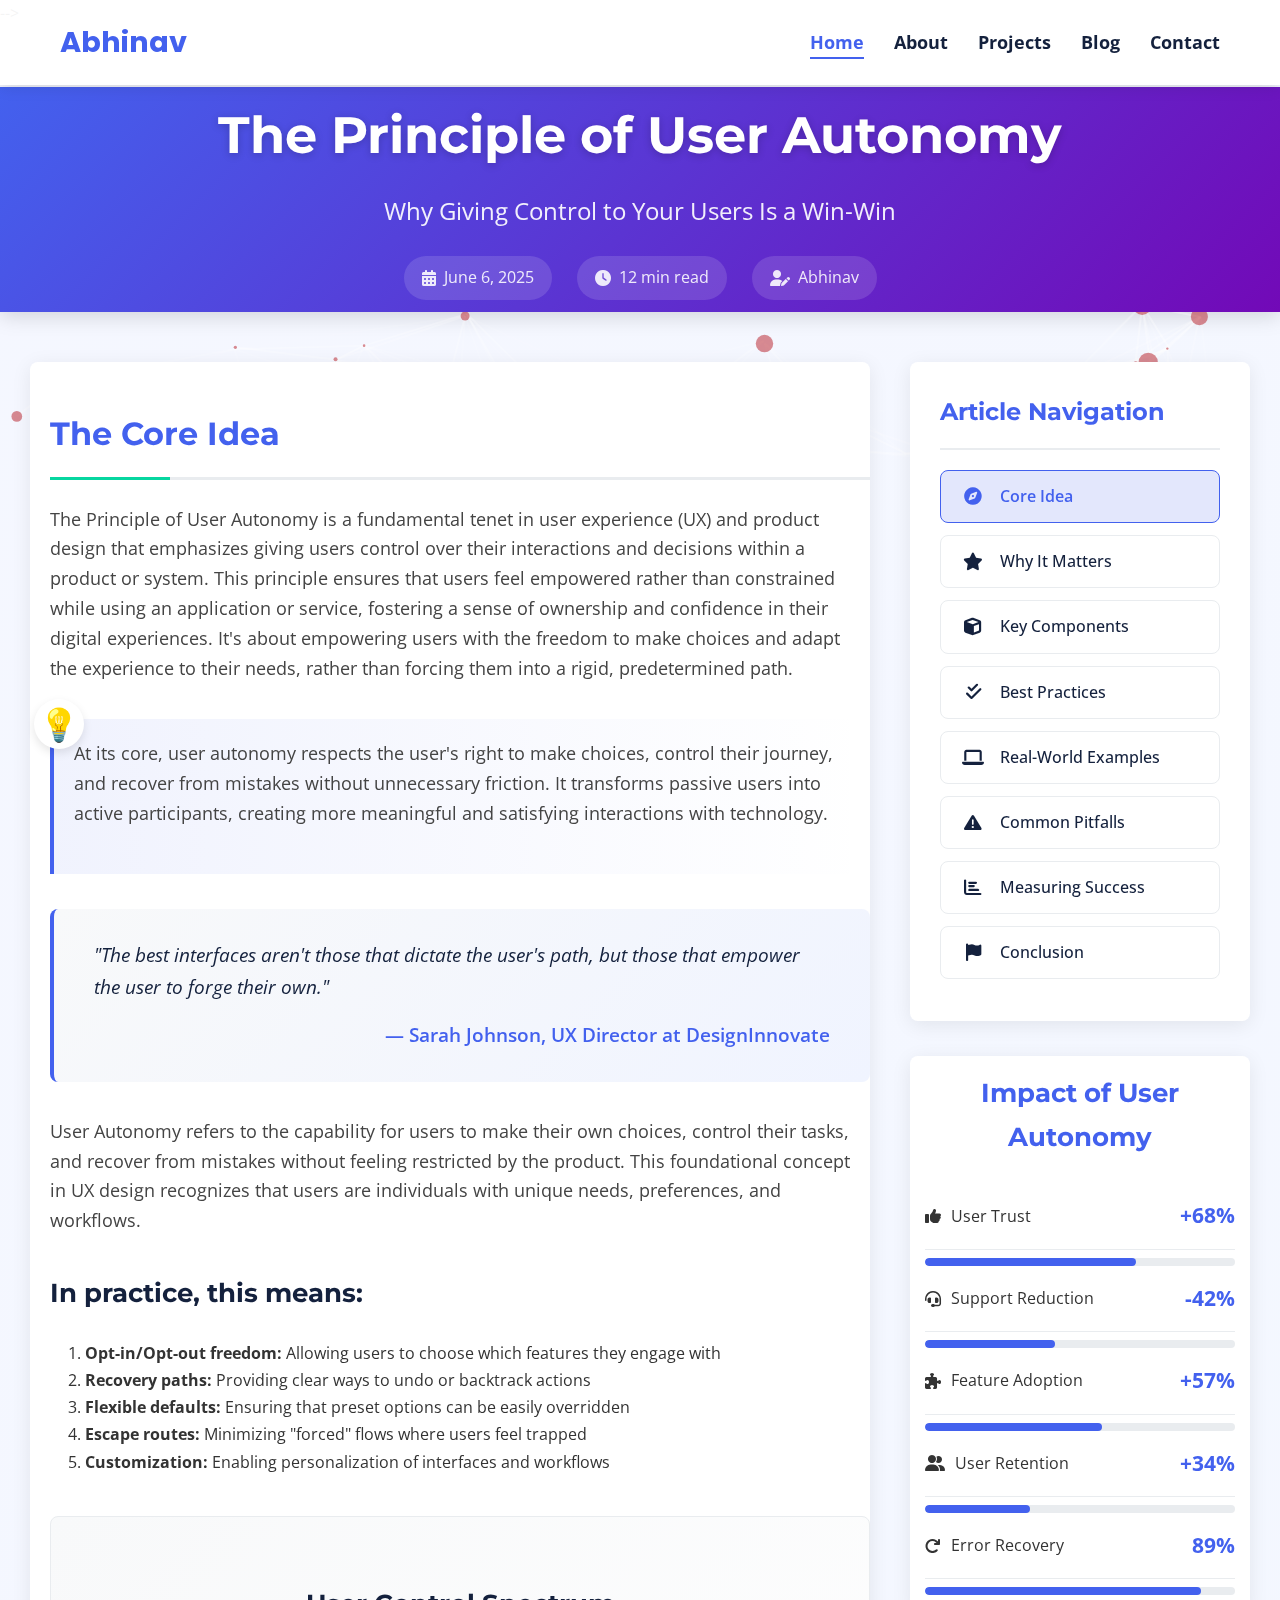
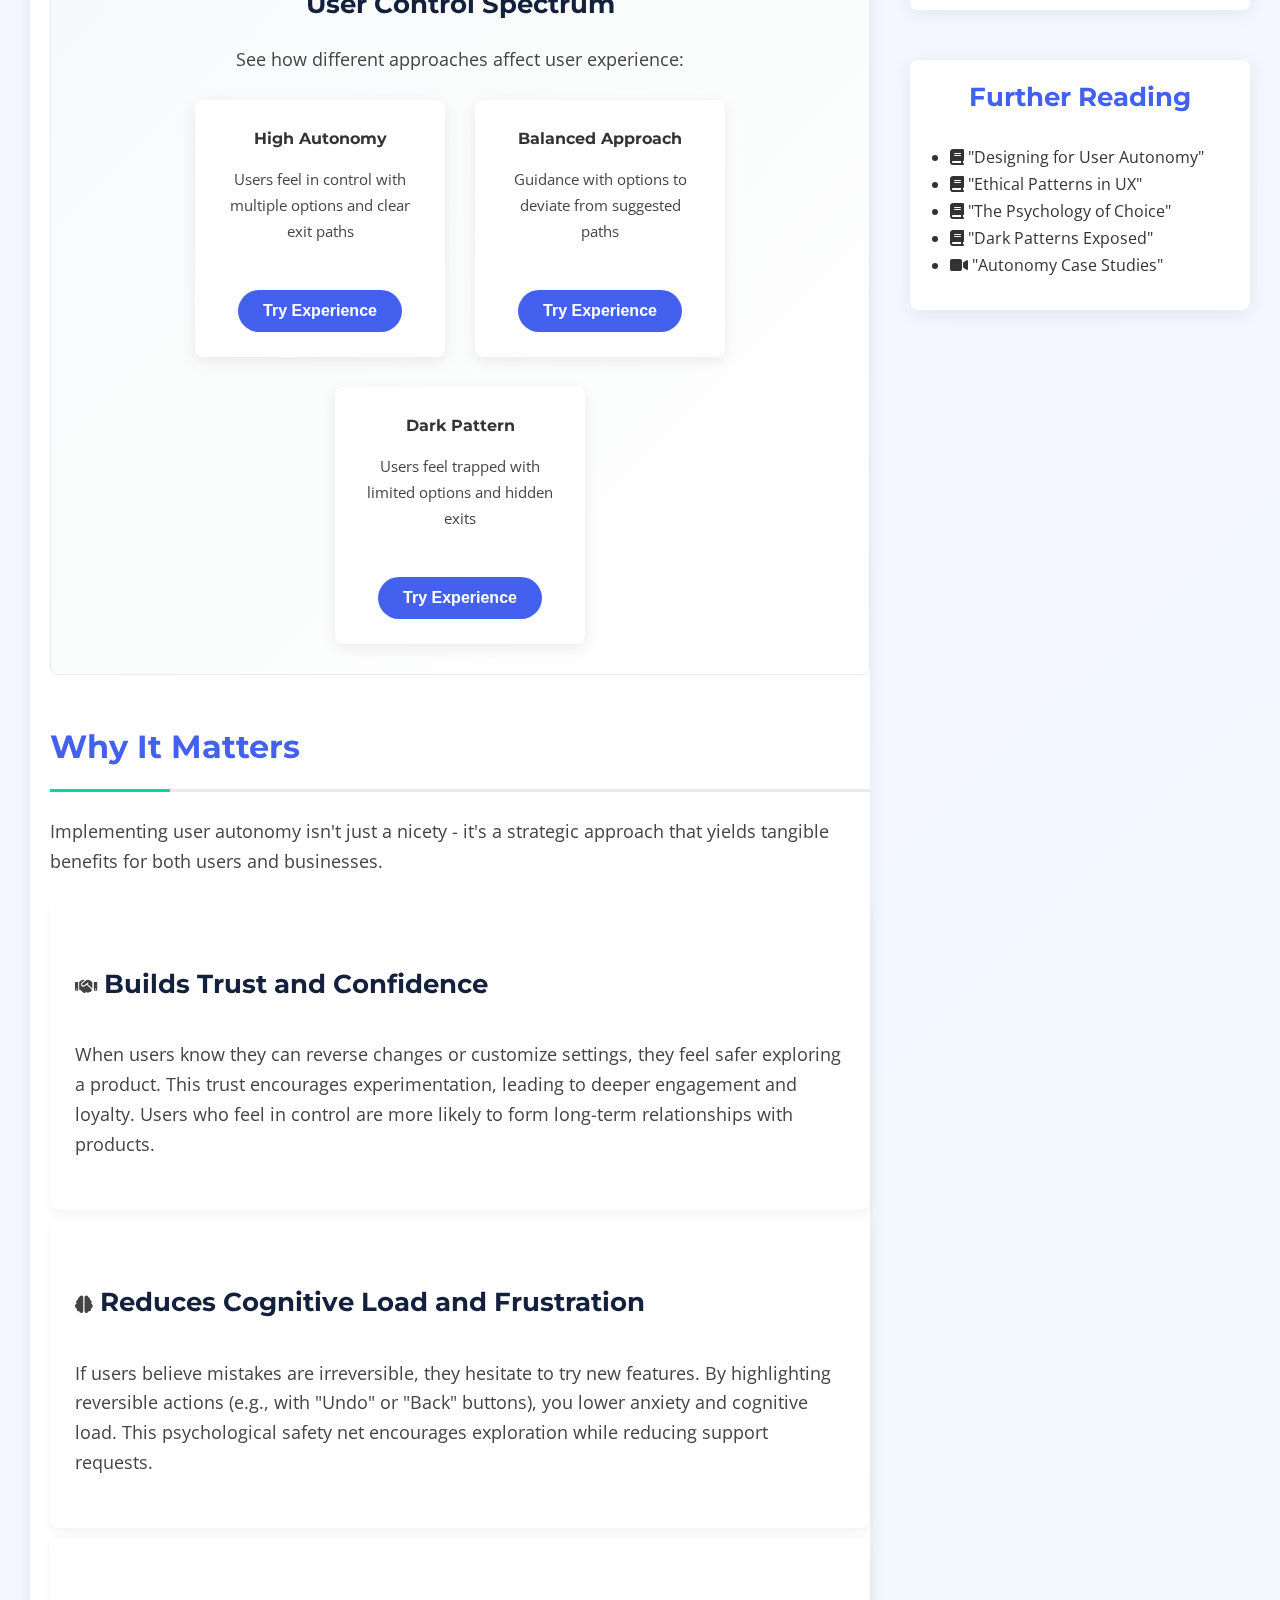
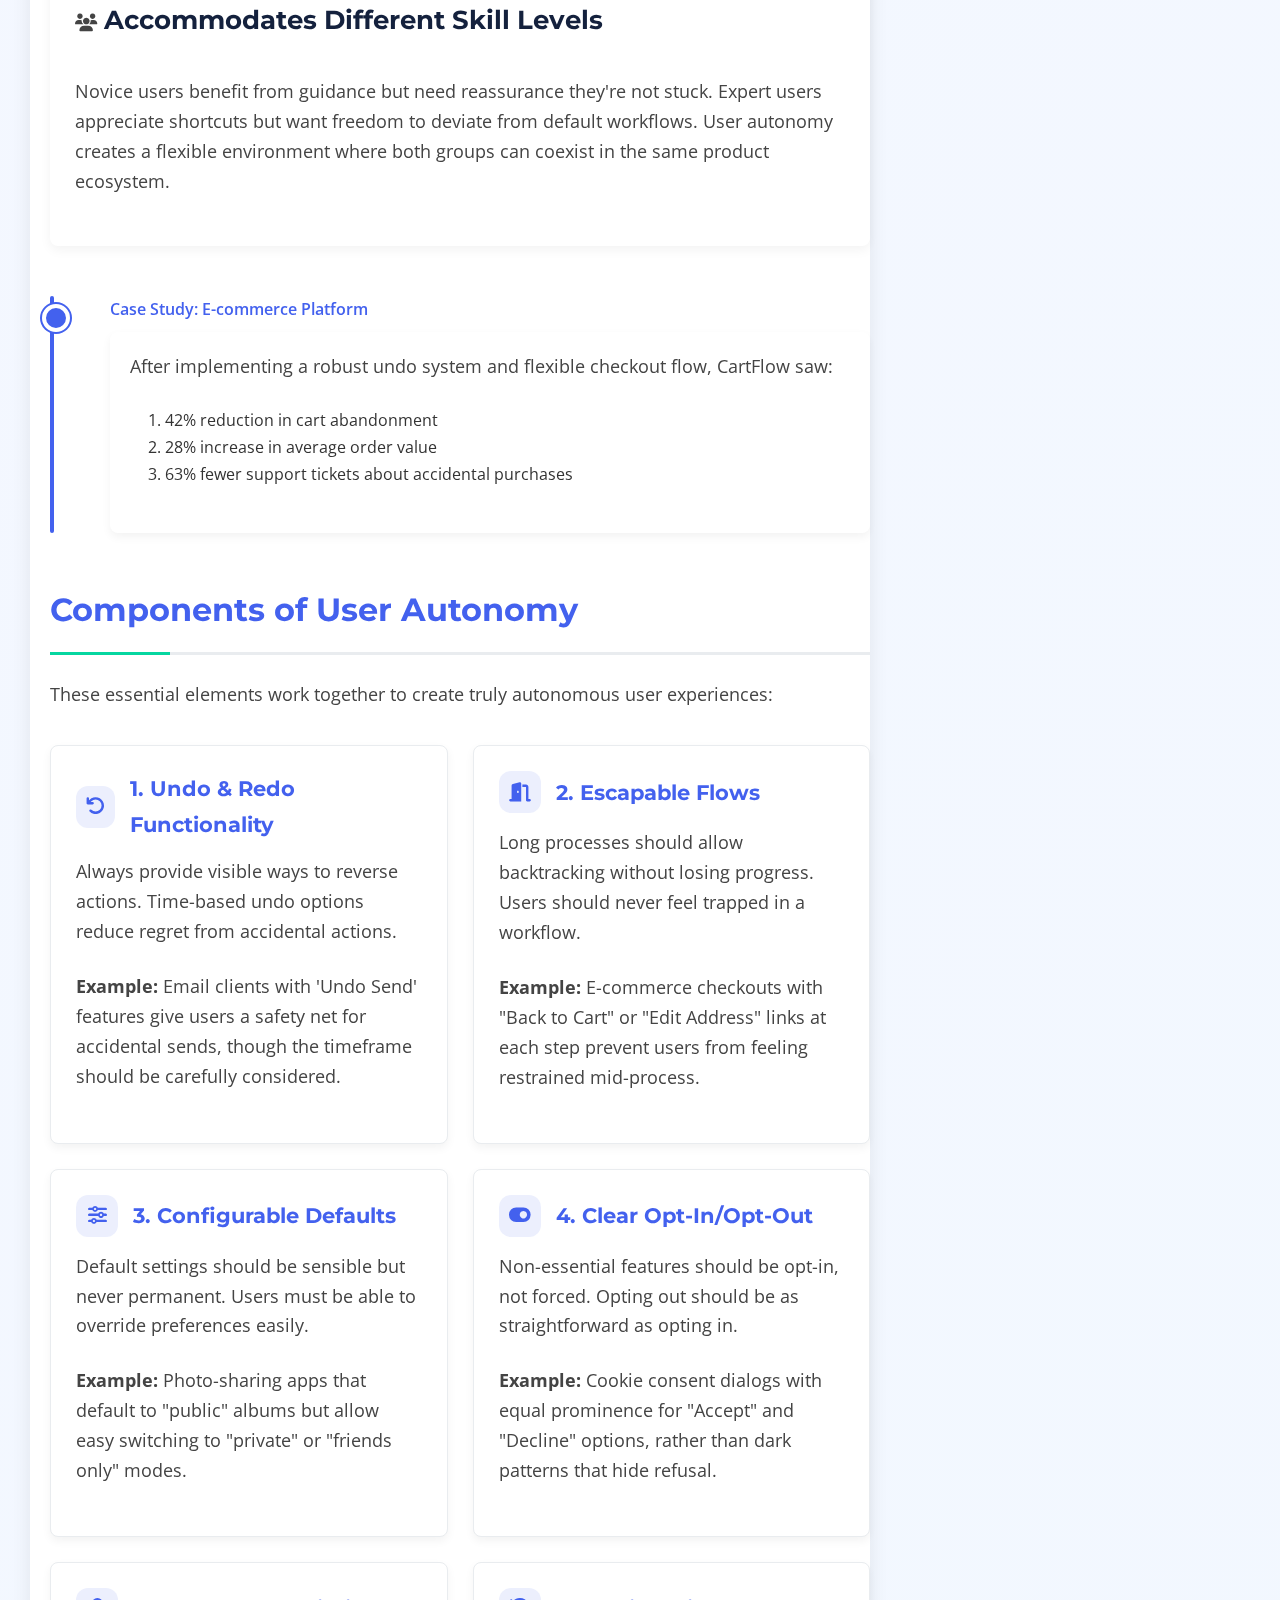
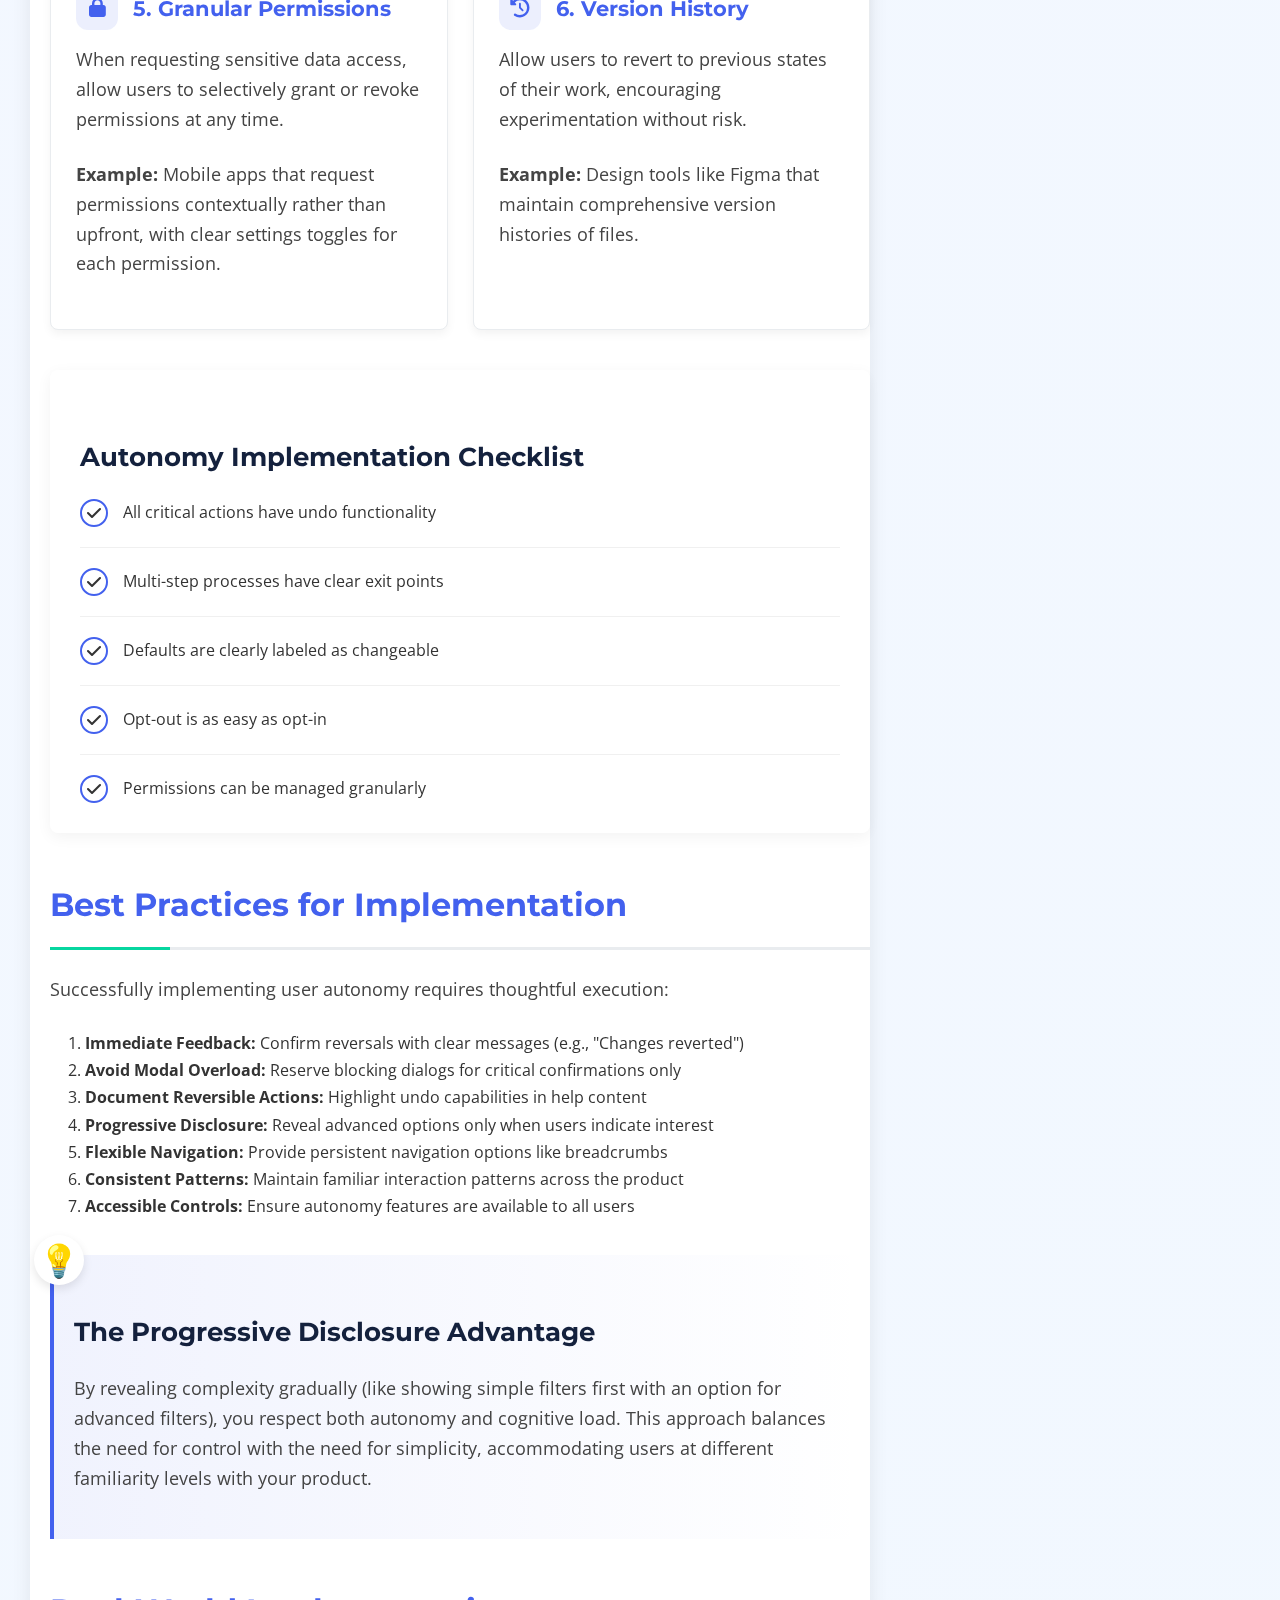
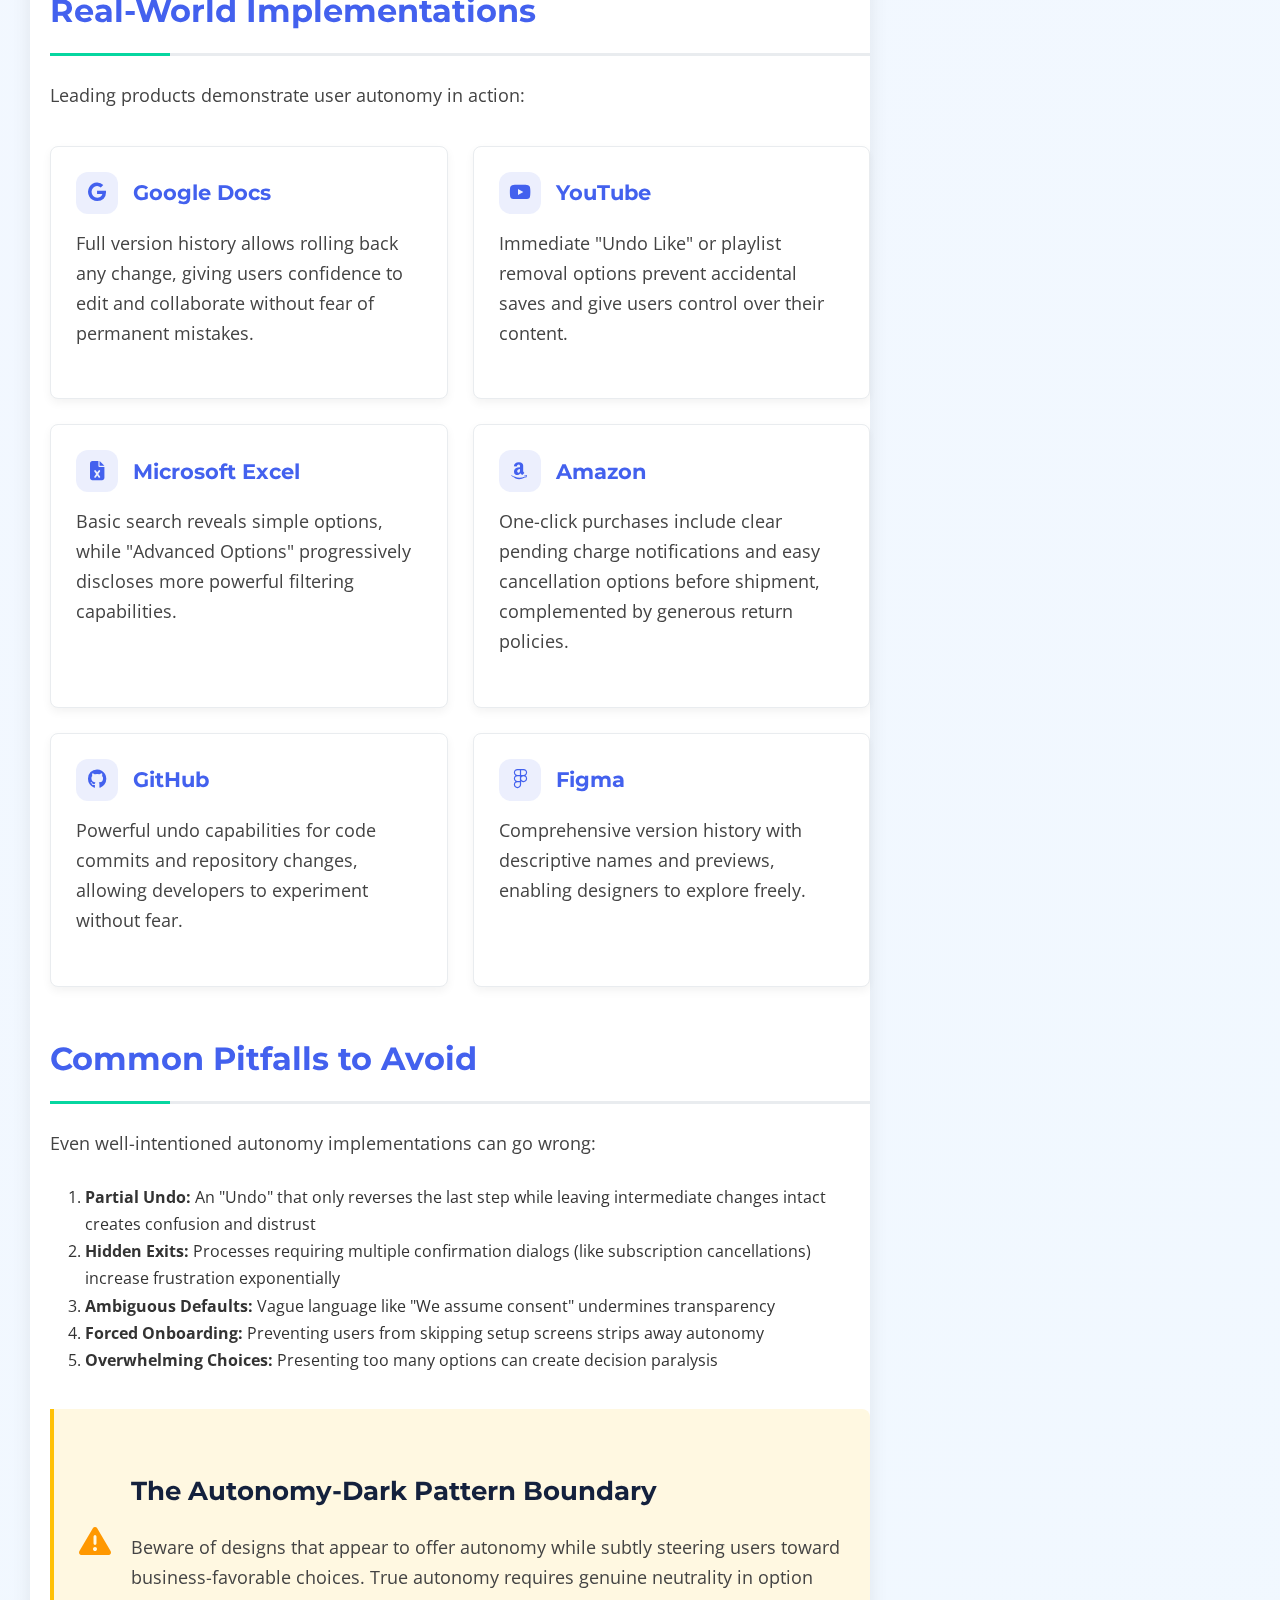
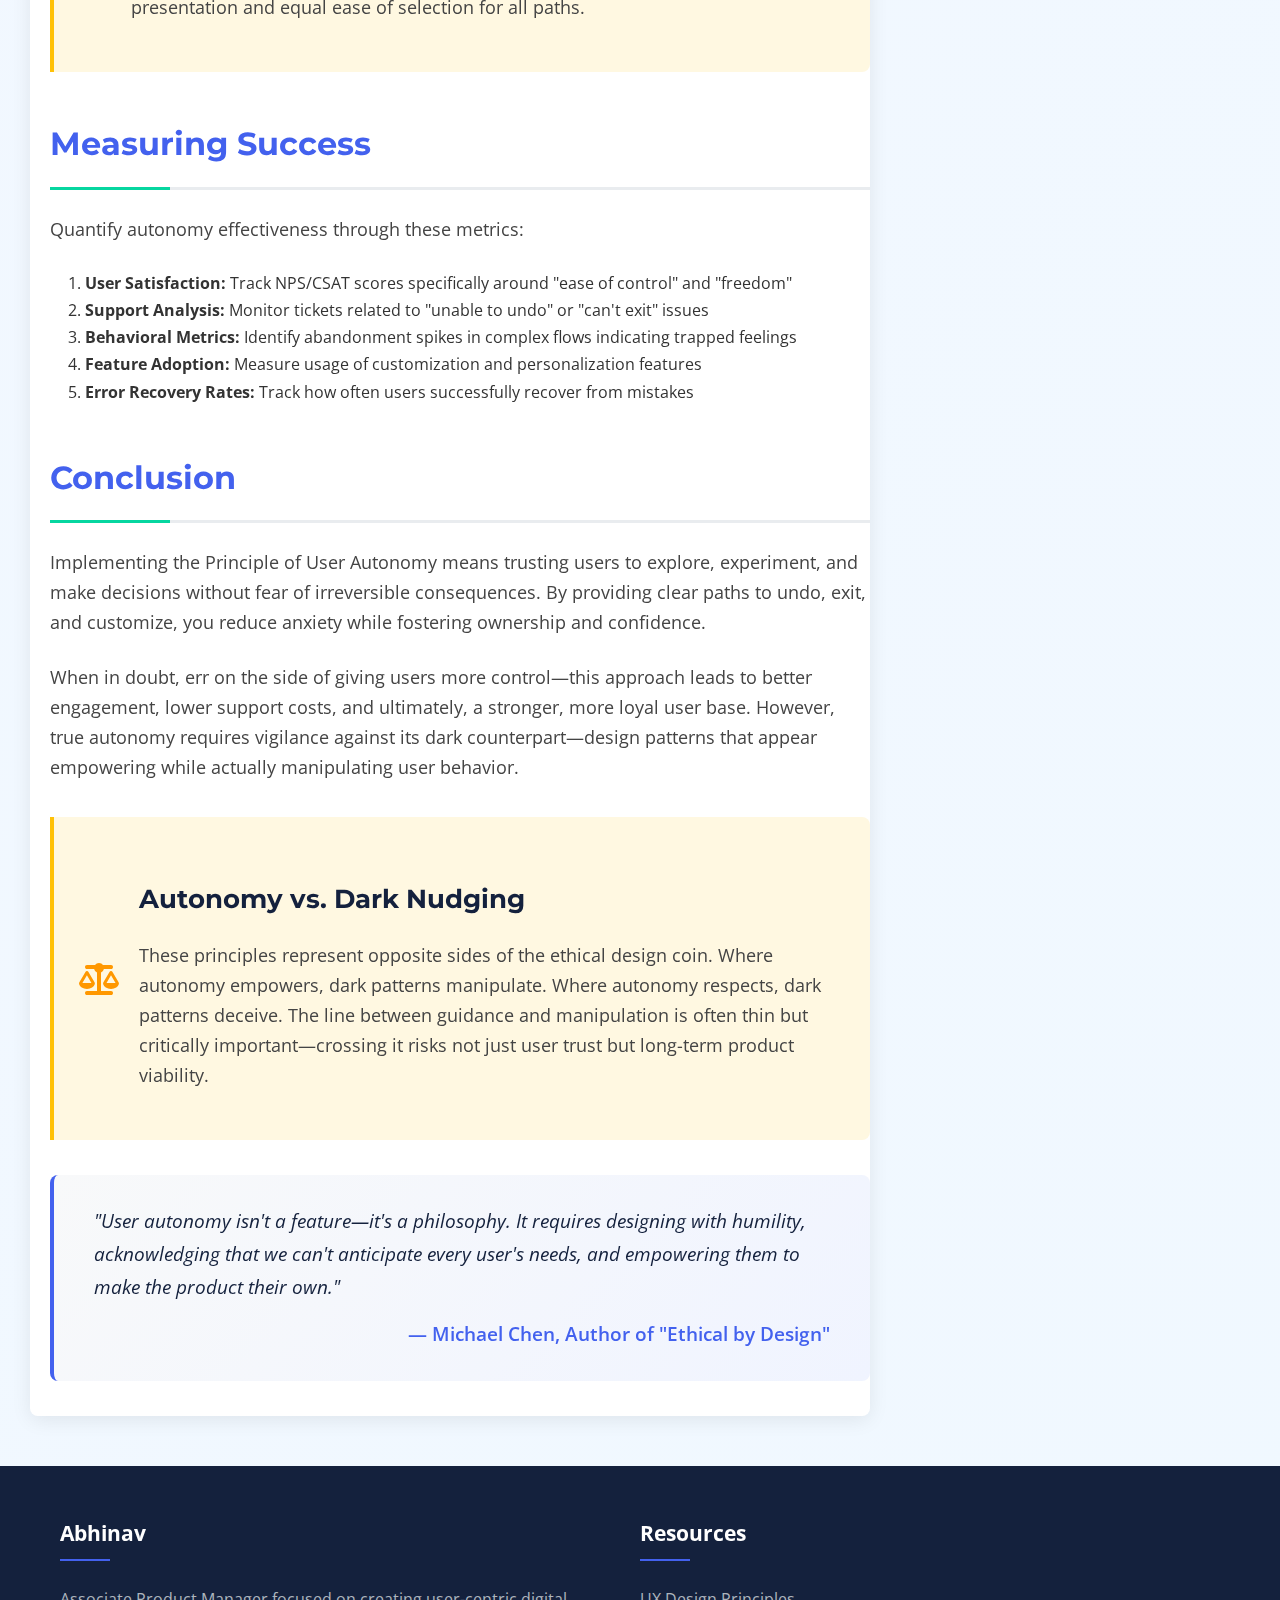
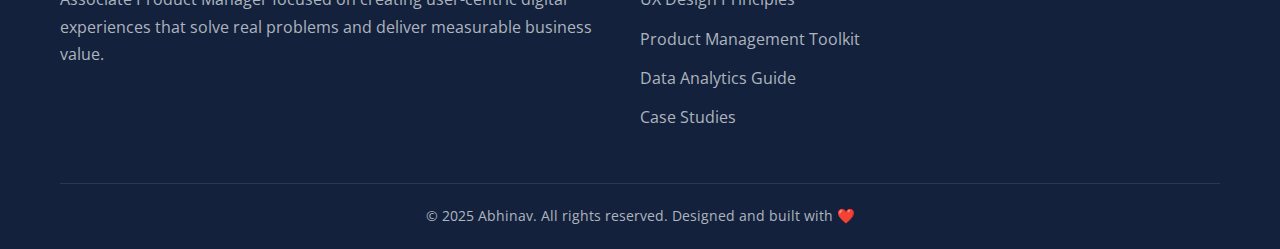
<file: Product-Management/UX-Discussion/Principle-of-User-Autonomy.html>
<!DOCTYPE html>
<html lang="en" >
<head>
    <meta charset="UTF-8" />
    <meta name="viewport" content="width=device-width, initial-scale=1" />
    <title>Abhinav | The Product Guy</title>
    <link rel="stylesheet" href="https://cdnjs.cloudflare.com/ajax/libs/font-awesome/6.4.0/css/all.min.css">
    <link href="https://fonts.googleapis.com/css2?family=Montserrat:wght@400;500;600;700&family=Open+Sans:wght@400;600&display=swap" rel="stylesheet">
    <link rel="stylesheet" href="assets/style.css"/>
    <!-- AOS (Animate On Scroll) CSS -->
    <!-- <link href="https://cdn.jsdelivr.net/npm/aos@2.3.4/dist/aos.css" rel="stylesheet" />

    <!-- Font Awesome -->
    <link rel="stylesheet" href="https://cdnjs.cloudflare.com/ajax/libs/font-awesome/6.4.0/css/all.min.css" />
    <link 
    rel="icon" 
    href="/assets/favicon-abhinav-round.png" 
    type="png" 
    sizes="32x32" 
     />
    <!-- Google Fonts -->
    <link href="https://fonts.googleapis.com/css2?family=Poppins:wght@300;400;500;600;700&family=Inter:wght@300;400;500;600&display=swap" rel="stylesheet">
    <link rel="stylesheet" href="assets/style.css"/> -->
</head>

<body>
 <!-- NAVBAR -->
 <nav class="navbar">
    <div class="navcontainer">
      <a href="https://awakk3n.github.io/" class="logo">Abhinav</a>
      <ul class="nav-links">
        <li><a href="https://awakk3n.github.io/" class="active"> <b>Home</b></a></li>
        <li><a href="https://awakk3n.github.io/#about"><b>About</b></a></li>
        <li><a href="https://awakk3n.github.io/#projects"><b>Projects</b></a></li>
        <li><a href="https://awakk3n.github.io/#blog"><b>Blog</b></a></li>
        <li><a href="https://awakk3n.github.io/#contact"><b>Contact</b></a></li>
      </ul>
      <div class="hamburger">
        <span></span><span></span><span></span>
      </div>
    </div>
  </nav>    
 
  
    

        <div  class="new-header" id="particles-js" >
           <div class="new-header-content" >
                <h1 >The Principle of User Autonomy</h1>
                <p2 class="tagline"  >Why Giving Control to Your Users Is a Win-Win</p2>
                <div class="meta">
                    <span><i class="fas fa-calendar-alt" ></i> June 6, 2025</span>
                    <span><i class="fas fa-clock"></i> 12 min read</span>
                    <span><i class="fas fa-user-edit"></i> Abhinav</span>
                </div>
            </div>
        </div>
    <div class="container">        
        <main class="content">
                <section id="core-idea">
                <h2>The Core Idea</h2>
                    <p>The Principle of User Autonomy is a fundamental tenet in user experience (UX) and product design that emphasizes giving users control over their interactions and decisions within a product or system. This principle ensures that users feel empowered rather than constrained while using an application or service, fostering a sense of ownership and confidence in their digital experiences. 
                        It's about empowering users with the freedom to make choices and adapt the experience to their needs, rather than forcing them into a rigid, predetermined path. 
                    </p>
                    
                    <div class="section-highlight">
                        <p>At its core, user autonomy respects the user's right to make choices, control their journey, and recover from mistakes without unnecessary friction. It transforms passive users into active participants, creating more meaningful and satisfying interactions with technology.</p>
                    </div>
                    
                    <div class="quote">
                        "The best interfaces aren't those that dictate the user's path, but those that empower the user to forge their own."
                        <span class="quote-author">— Sarah Johnson, UX Director at DesignInnovate</span>
                    </div>

    
                <p>User Autonomy refers to the capability for users to make their own choices, control their tasks, and recover from mistakes without feeling restricted by the product. This foundational concept in UX design recognizes that users are individuals with unique needs, preferences, and workflows.</p>
                
                <h3>In practice, this means:</h3>
                <ol>
                    <li><strong>Opt-in/Opt-out freedom:</strong> Allowing users to choose which features they engage with</li>
                    <li><strong>Recovery paths:</strong> Providing clear ways to undo or backtrack actions</li>
                    <li><strong>Flexible defaults:</strong> Ensuring that preset options can be easily overridden</li>
                    <li><strong>Escape routes:</strong> Minimizing "forced" flows where users feel trapped</li>
                    <li><strong>Customization:</strong> Enabling personalization of interfaces and workflows</li>
                </ol>
                
                <div class="interactive-demo">
                    <h3>User Control Spectrum</h3>
                    <p>See how different approaches affect user experience:</p>
                    <div class="demo-container">
                        <div class="demo-card autonomy">
                            <h4>High Autonomy</h4>
                            <p>Users feel in control with multiple options and clear exit paths</p>
                            <button class="demo-btn">Try Experience</button>
                        </div>
                        <div class="demo-card">
                            <h4>Balanced Approach</h4>
                            <p>Guidance with options to deviate from suggested paths</p>
                            <button class="demo-btn">Try Experience</button>
                        </div>
                        <div class="demo-card dark-pattern">
                            <h4>Dark Pattern</h4>
                            <p>Users feel trapped with limited options and hidden exits</p>
                            <button class="demo-btn">Try Experience</button>
                        </div>
                    </div>
                </div>
            </section>
            
            <section id="why-matters">
                <h2>Why It Matters</h2>
                <p>Implementing user autonomy isn't just a nicety - it's a strategic approach that yields tangible benefits for both users and businesses.</p>
                
                <div class="key-point">
                    <div>
                        <h3><p class="fas fa-handshake"></p> Builds Trust and Confidence</h3>
                        <p>When users know they can reverse changes or customize settings, they feel safer exploring a product. This trust encourages experimentation, leading to deeper engagement and loyalty. Users who feel in control are more likely to form long-term relationships with products.</p>
                    </div>
                </div>
                
                <div class="key-point">
                    
                    <div>
                        <h3><p class="fas fa-brain"></p> Reduces Cognitive Load and Frustration</h3>
                        <p>If users believe mistakes are irreversible, they hesitate to try new features. By highlighting reversible actions (e.g., with "Undo" or "Back" buttons), you lower anxiety and cognitive load. This psychological safety net encourages exploration while reducing support requests.</p>
                    </div>
                </div>
                
                <div class="key-point">
                    <div>
                        <h3> <p class="fas fa-users"></p> Accommodates Different Skill Levels</h3>
                        <p>Novice users benefit from guidance but need reassurance they're not stuck. Expert users appreciate shortcuts but want freedom to deviate from default workflows. User autonomy creates a flexible environment where both groups can coexist in the same product ecosystem.</p>
                    </div>
                </div>
                
                <div class="timeline">
                    <div class="timeline-item">
                        <div class="timeline-date">Case Study: E-commerce Platform</div>
                        <div class="timeline-content">
                            <p>After implementing a robust undo system and flexible checkout flow, CartFlow saw:</p>
                            <ol>
                                <li>42% reduction in cart abandonment</li>
                                <li>28% increase in average order value</li>
                                <li>63% fewer support tickets about accidental purchases</li>
                            </ol>
                        </div>
                    </div>
                </div>
            </section>
            
            <section id="components">
                <h2>Components of User Autonomy</h2>
                <p>These essential elements work together to create truly autonomous user experiences:</p>
                
                <div class="examples-grid">
                    <div class="example-card">
                        <h4><i class="fas fa-undo"></i> 1. Undo & Redo Functionality</h4>
                        <p>Always provide visible ways to reverse actions. Time-based undo options reduce regret from accidental actions.</p>
                        <p><strong>Example:</strong> Email clients with 'Undo Send' features give users a safety net for accidental sends, though the timeframe should be carefully considered.</p>
                    </div>
                    
                    <div class="example-card">
                        <h4><i class="fas fa-door-open"></i> 2. Escapable Flows</h4>
                        <p>Long processes should allow backtracking without losing progress. Users should never feel trapped in a workflow.</p>
                        <p><strong>Example:</strong> E-commerce checkouts with "Back to Cart" or "Edit Address" links at each step prevent users from feeling restrained mid-process.</p>
                    </div>
                    
                    <div class="example-card">
                        <h4><i class="fas fa-sliders-h"></i> 3. Configurable Defaults</h4>
                        <p>Default settings should be sensible but never permanent. Users must be able to override preferences easily.</p>
                        <p><strong>Example:</strong> Photo-sharing apps that default to "public" albums but allow easy switching to "private" or "friends only" modes.</p>
                    </div>
                    
                    <div class="example-card">
                        <h4><i class="fas fa-toggle-on"></i> 4. Clear Opt-In/Opt-Out</h4>
                        <p>Non-essential features should be opt-in, not forced. Opting out should be as straightforward as opting in.</p>
                        <p><strong>Example:</strong> Cookie consent dialogs with equal prominence for "Accept" and "Decline" options, rather than dark patterns that hide refusal.</p>
                    </div>
                    
                    <div class="example-card">
                        <h4><i class="fas fa-lock"></i> 5. Granular Permissions</h4>
                        <p>When requesting sensitive data access, allow users to selectively grant or revoke permissions at any time.</p>
                        <p><strong>Example:</strong> Mobile apps that request permissions contextually rather than upfront, with clear settings toggles for each permission.</p>
                    </div>
                    
                    <div class="example-card">
                        <h4><i class="fas fa-history"></i> 6. Version History</h4>
                        <p>Allow users to revert to previous states of their work, encouraging experimentation without risk.</p>
                        <p><strong>Example:</strong> Design tools like Figma that maintain comprehensive version histories of files.</p>
                    </div>
                </div>
                
                <div class="checklist">
                    <h3>Autonomy Implementation Checklist</h3>
                    <div class="checklist-item">
                        <div class="check-icon"><i class="fas fa-check"></i></div>
                        <div class="checklist-text">All critical actions have undo functionality</div>
                    </div>
                    <div class="checklist-item">
                        <div class="check-icon"><i class="fas fa-check"></i></div>
                        <div class="checklist-text">Multi-step processes have clear exit points</div>
                    </div>
                    <div class="checklist-item">
                        <div class="check-icon"><i class="fas fa-check"></i></div>
                        <div class="checklist-text">Defaults are clearly labeled as changeable</div>
                    </div>
                    <div class="checklist-item">
                        <div class="check-icon"><i class="fas fa-check"></i></div>
                        <div class="checklist-text">Opt-out is as easy as opt-in</div>
                    </div>
                    <div class="checklist-item">
                        <div class="check-icon"><i class="fas fa-check"></i></div>
                        <div class="checklist-text">Permissions can be managed granularly</div>
                    </div>
                </div>
            </section>
            
            <section id="best-practices">
                <h2>Best Practices for Implementation</h2>
                <p>Successfully implementing user autonomy requires thoughtful execution:</p>
                
                <ol>
                    <li><strong>Immediate Feedback:</strong> Confirm reversals with clear messages (e.g., "Changes reverted")</li>
                    <li><strong>Avoid Modal Overload:</strong> Reserve blocking dialogs for critical confirmations only</li>
                    <li><strong>Document Reversible Actions:</strong> Highlight undo capabilities in help content</li>
                    <li><strong>Progressive Disclosure:</strong> Reveal advanced options only when users indicate interest</li>
                    <li><strong>Flexible Navigation:</strong> Provide persistent navigation options like breadcrumbs</li>
                    <li><strong>Consistent Patterns:</strong> Maintain familiar interaction patterns across the product</li>
                    <li><strong>Accessible Controls:</strong> Ensure autonomy features are available to all users</li>
                </ol>
                
                <div class="section-highlight">
                    <h3>The Progressive Disclosure Advantage</h3>
                    <p>By revealing complexity gradually (like showing simple filters first with an option for advanced filters), you respect both autonomy and cognitive load. This approach balances the need for control with the need for simplicity, accommodating users at different familiarity levels with your product.</p>
                </div>
            </section>
            
            <section id="examples">
                <h2>Real-World Implementations</h2>
                <p>Leading products demonstrate user autonomy in action:</p>
                
                <div class="examples-grid">
                    <div class="example-card">
                        <h4><i class="fab fa-google"></i> Google Docs</h4>
                        <p>Full version history allows rolling back any change, giving users confidence to edit and collaborate without fear of permanent mistakes.</p>
                    </div>
                    
                    <div class="example-card">
                        <h4><i class="fab fa-youtube"></i> YouTube</h4>
                        <p>Immediate "Undo Like" or playlist removal options prevent accidental saves and give users control over their content.</p>
                    </div>
                    
                    <div class="example-card">
                        <h4><i class="fas fa-file-excel"></i> Microsoft Excel</h4>
                        <p>Basic search reveals simple options, while "Advanced Options" progressively discloses more powerful filtering capabilities.</p>
                    </div>
                    
                    <div class="example-card">
                        <h4><i class="fab fa-amazon"></i> Amazon</h4>
                        <p>One-click purchases include clear pending charge notifications and easy cancellation options before shipment, complemented by generous return policies.</p>
                    </div>
                    
                    <div class="example-card">
                        <h4><i class="fab fa-github"></i> GitHub</h4>
                        <p>Powerful undo capabilities for code commits and repository changes, allowing developers to experiment without fear.</p>
                    </div>
                    
                    <div class="example-card">
                        <h4><i class="fab fa-figma"></i> Figma</h4>
                        <p>Comprehensive version history with descriptive names and previews, enabling designers to explore freely.</p>
                    </div>
                </div>
            </section>
            
            <section id="pitfalls">
                <h2>Common Pitfalls to Avoid</h2>
                <p>Even well-intentioned autonomy implementations can go wrong:</p>
                
                <ol>
                    <li><strong>Partial Undo:</strong> An "Undo" that only reverses the last step while leaving intermediate changes intact creates confusion and distrust</li>
                    <li><strong>Hidden Exits:</strong> Processes requiring multiple confirmation dialogs (like subscription cancellations) increase frustration exponentially</li>
                    <li><strong>Ambiguous Defaults:</strong> Vague language like "We assume consent" undermines transparency</li>
                    <li><strong>Forced Onboarding:</strong> Preventing users from skipping setup screens strips away autonomy</li>
                    <li><strong>Overwhelming Choices:</strong> Presenting too many options can create decision paralysis</li>
                </ol>
                
                <div class="dark-nudge-warning">
                    <i class="fas fa-exclamation-triangle"></i>
                    <div>
                        <h3>The Autonomy-Dark Pattern Boundary</h3>
                        <p>Beware of designs that appear to offer autonomy while subtly steering users toward business-favorable choices. True autonomy requires genuine neutrality in option presentation and equal ease of selection for all paths.</p>
                    </div>
                </div>
            </section>
            
            <section id="measuring">
                <h2>Measuring Success</h2>
                <p>Quantify autonomy effectiveness through these metrics:</p>
                
                <ol>
                    <li><strong>User Satisfaction:</strong> Track NPS/CSAT scores specifically around "ease of control" and "freedom"</li>
                    <li><strong>Support Analysis:</strong> Monitor tickets related to "unable to undo" or "can't exit" issues</li>
                    <li><strong>Behavioral Metrics:</strong> Identify abandonment spikes in complex flows indicating trapped feelings</li>
                    <li><strong>Feature Adoption:</strong> Measure usage of customization and personalization features</li>
                    <li><strong>Error Recovery Rates:</strong> Track how often users successfully recover from mistakes</li>
                </ol>
            </section>
            
            <section id="conclusion">
                
                <h2>Conclusion</h2>
                <p>Implementing the Principle of User Autonomy means trusting users to explore, experiment, and make decisions without fear of irreversible consequences. By providing clear paths to undo, exit, and customize, you reduce anxiety while fostering ownership and confidence.</p>
                
                <p>When in doubt, err on the side of giving users more control—this approach leads to better engagement, lower support costs, and ultimately, a stronger, more loyal user base. However, true autonomy requires vigilance against its dark counterpart—design patterns that appear empowering while actually manipulating user behavior.</p>
                
                <div class="dark-nudge-warning">
                    <i class="fas fa-balance-scale"></i>
                    <div>
                        <h3>Autonomy vs. Dark Nudging</h3>
                        <p>These principles represent opposite sides of the ethical design coin. Where autonomy empowers, dark patterns manipulate. Where autonomy respects, dark patterns deceive. The line between guidance and manipulation is often thin but critically important—crossing it risks not just user trust but long-term product viability.</p>
                    </div>
                </div>
                
                <div class="quote">
                    "User autonomy isn't a feature—it's a philosophy. It requires designing with humility, acknowledging that we can't anticipate every user's needs, and empowering them to make the product their own."
                    <span class="quote-author">— Michael Chen, Author of "Ethical by Design"</span>
                </div>
            </section>
            
        </main>
        
        <aside class="sidebar">
            <div class="toc">
                <h3>Article Navigation</h3>     
                <ul>
                    <!-- <li><a href="#about" class="active"><i class="fas fa-globe"></i> About</a></li> -->
                    <li><a href="#core-idea" class="active"><i class="fas fa-compass"></i> Core Idea</a></li>
                    <li><a href="#why-matters"><i class="fas fa-star"></i> Why It Matters</a></li>
                    <li><a href="#components"><i class="fas fa-cube"></i> Key Components</a></li>
                    <li><a href="#best-practices"><i class="fas fa-check-double"></i> Best Practices</a></li>
                    <li><a href="#examples"><i class="fas fa-laptop"></i> Real-World Examples</a></li>
                    <li><a href="#pitfalls"><i class="fas fa-exclamation-triangle"></i> Common Pitfalls</a></li>
                    <li><a href="#measuring"><i class="fas fa-chart-bar"></i> Measuring Success</a></li>
                    <li><a href="#conclusion"><i class="fas fa-flag"></i> Conclusion</a></li>
                </ul>
            </div>
            
            <div class="stats-card">
                <h3>Impact of User Autonomy</h3>
                <div class="stat-item">
                    <div class="stat-label"><i class="fas fa-thumbs-up"></i> User Trust</div>
                    <div class="stat-value">+68%</div>
                </div>
                <div class="progress-bar">
                    <div class="progress-fill" style="width: 68%"></div>
                </div>
                
                <div class="stat-item">
                    <div class="stat-label"><i class="fas fa-headset"></i> Support Reduction</div>
                    <div class="stat-value">-42%</div>
                </div>
                <div class="progress-bar">
                    <div class="progress-fill" style="width: 42%"></div>
                </div>
                
                <div class="stat-item">
                    <div class="stat-label"><i class="fas fa-puzzle-piece"></i> Feature Adoption</div>
                    <div class="stat-value">+57%</div>
                </div>
                <div class="progress-bar">
                    <div class="progress-fill" style="width: 57%"></div>
                </div>
                
                <div class="stat-item">
                    <div class="stat-label"><i class="fas fa-user-friends"></i> User Retention</div>
                    <div class="stat-value">+34%</div>
                </div>
                <div class="progress-bar">
                    <div class="progress-fill" style="width: 34%"></div>
                </div>
                
                <div class="stat-item">
                    <div class="stat-label"><i class="fas fa-redo"></i> Error Recovery</div>
                    <div class="stat-value">89%</div>
                </div>
                <div class="progress-bar">
                    <div class="progress-fill" style="width: 89%"></div>
                </div>
            </div>
            
            <div class="stats-card">
                <h3>Further Reading</h3>
                <ul>
                    <li><i class="fas fa-book"></i> "Designing for User Autonomy"</li>
                    <li><i class="fas fa-book"></i> "Ethical Patterns in UX"</li>
                    <li><i class="fas fa-book"></i> "The Psychology of Choice"</li>
                    <li><i class="fas fa-book"></i> "Dark Patterns Exposed"</li>
                    <li><i class="fas fa-video"></i> "Autonomy Case Studies"</li>
                </ul>
            </div>
        </aside>
    </div>
    
    <footer class="footer">
    <div class="footcontainer">
      <div class="footer-content">
        <div class="footer-col">
          <h4>Abhinav</h4>
          <p3>Associate Product Manager focused on creating user-centric digital experiences that solve real problems and deliver measurable business value.</p3>
        </div>
        
        <!-- <div class="footer-col">
          <h4>Quick Links</h4>
          <ul class="footer-links">
            <li><a href="#home">Home</a></li>
            <li><a href="#about">About</a></li>
            <li><a href="#projects">Projects</a></li>
            <li><a href="#blog">Blog</a></li>
            <li><a href="#contact">Contact</a></li>
          </ul>
        </div> -->
        
        <div class="footer-col">
          <h4>Resources</h4>
          <ul class="footer-links">
            <li><a href="#">UX Design Principles</a></li>
            <li><a href="#">Product Management Toolkit</a></li>
            <li><a href="#">Data Analytics Guide</a></li>
            <li><a href="#">Case Studies</a></li>
          </ul>
        </div>
      </div>
      
      <div class="footer-bottom">
        <p3>© 2025 Abhinav. All rights reserved. Designed and built with ❤️</p3>
      </div>
    </div>
  </footer>

    <script src= "assets/script.js"></script>
    <script src="https://cdn.jsdelivr.net/npm/aos@2.3.4/dist/aos.js"></script>
  <script src= "/assets/script.js"></script>
</body>
</html>
</file>
<file: Product-Management/UX-Discussion/assets/style.css>
:root {
--primary: #4361ee;
--primary-dark: #3a56d4;
--secondary: #7209b7;
--accent: #06d6a0;
--dark: #14213d;
--light: #f8f9fa;
--gray: #6c757d;
--light-gray: #e9ecef;
--border-radius: 8px;
--shadow: 0 4px 20px rgba(0, 0, 0, 0.08);
--transition: all 0.3s ease;
}

* {
    margin: 0;
    padding: 0;
    box-sizing: border-box;
}

body {
    font-family: 'Open Sans', sans-serif;
    line-height: 1.7;
    color: #333;
    background: linear-gradient(135deg, #f5f7ff 0%, #f0f8ff 100%);
    padding: 0;
    margin: 0;
    overflow-x: hidden;
}
.container {
    max-width: 1300px;
    margin: 0 auto;
    padding: 0 30px;
    display: grid;
    grid-template-columns: 1fr 340px;
    gap: 40px;
}

.navcontainer {
  width: 100%;
  max-width: 1200px;
  margin: 0 auto;
  padding: 0 20px;
}

.btn {
display: inline-block;
padding: 12px 30px;
background: var(--primary);
color: white;
border-radius: var(--border-radius);
text-decoration: none;
font-weight: 600;
transition: var(--transition);
border: none;
cursor: pointer;
font-family: 'Poppins', sans-serif;
font-size: 1rem;
}

.btn:hover {
background: var(--primary-dark);
transform: translateY(-3px);
box-shadow: 0 6px 15px rgba(67, 97, 238, 0.3);
}

.btn-outline {
background: transparent;
border: 2px solid var(--primary);
color: var(--primary);
}

.btn-outline:hover {
background: var(--primary);
color: white;
}

/* Navbar Styles */
.navbar {
position: fixed;
top: 0;
left: 0;
width: 100%;
background: rgba(255, 255, 255, 0.95);
box-shadow: 0 2px 15px rgba(0, 0, 0, 0.1);
z-index: 1000;
padding: 20px 0;
transition: var(--transition);
}

.navbar.scrolled {
padding: 15px 0;
background: rgba(255, 255, 255, 0.98);
}

.navbar .navcontainer {
display: flex;
justify-content: space-between;
align-items: center;
height: 45px;

}

.logo {
font-family: 'Poppins', sans-serif;
font-size: 1.8rem;
font-weight: 700;
color: var(--primary);
text-decoration: none;
}

.nav-links {
display: flex;
list-style: none;
}

.nav-links li {
margin-left: 30px;
}


.nav-links a {
text-decoration: none;
font-style: var(--dark);
color: var(--dark);
font-weight: 500;
font-size: 1.1rem;
position: relative;
transition: var(--transition);
}

.nav-links a::after {
content: '';
position: absolute;
bottom: -5px;
left: 0;
width: 0;
height: 2px;
background: var(--primary);
transition: var(--transition);
}

.nav-links a:hover,
.nav-links a.active {
color: var(--primary);
}

.nav-links a:hover::after,
.nav-links a.active::after {
width: 100%;
}

.hamburger {
display: none;
cursor: pointer;
}

.hamburger span {
display: block;
width: 25px;
height: 3px;
background: var(--dark);
margin: 5px 0;
transition: var(--transition);
}



.new-header {
    background: linear-gradient(135deg, var(--primary), var(--secondary));
    color: white;
    margin-top: 60px;
    padding: 5px 0 5px;
    margin-bottom: 50px;
    text-align: center;
    box-shadow: 0 4px 20px rgba(0, 0, 0, 0.15);
    position: relative;
    /* overflow: hidden; */
}

.new-header-content {
    max-width: 900px;
    padding-top: 180px;
    margin: 0 auto;
    padding: 12px 20px;
    position: relative;
    z-index: 2;
}

#particles-js {
    height: 225px;
    background-color: var(--bg);
    background-repeat: no-repeat;
    background-position: 50% 50%;
    background-size: contain;
}


.new-header::before {
    content: "";
    position: relative;
    margin-top: 50px;
    top: -100px;
    left: -50px;
    width: 300px;
    height: 300px;
    border-radius: 50%;
    background: rgba(255, 255, 255, 0.05);
}

.new-header::after {
    content: "";
    position: relative;
    padding-top: 180px;
    bottom: -150px;
    right: -100px;
    width: 400px;
    height: 400px;
    border-radius: 50%;
    background: rgba(255, 255, 255, 0.03);
}



h1 {
    font-family: 'Montserrat', sans-serif;
    font-size: 3.2rem;
    margin-bottom: 25px;
    font-weight: 700;
    text-shadow: 0 2px 8px rgba(0, 0, 0, 0.2);
    line-height: 1.2;
}

.tagline {
    font-size: 1.5rem;
    opacity: 0.92;
    margin-bottom: 35px;
    font-weight: 400;
    max-width: 700px;
    margin-left: auto;
    margin-right: auto;
}

.meta {
    display: flex;
    justify-content: center;
    gap: 25px;
    font-size: 1rem;
    opacity: 0.9;
    margin-top: 25px;
    flex-wrap: wrap;
}

.meta span {
    display: flex;
    align-items: center;
    gap: 8px;
    background: rgba(255, 255, 255, 0.15);
    padding: 8px 18px;
    border-radius: 30px;
    backdrop-filter: blur(5px);
}

.content {
    background: white;
    padding-left: 20px;
    border-radius: var(--border-radius);
    box-shadow: var(--shadow);
    margin-bottom: 50px;
    position: relative;
}

h2 {
    font-family: 'Montserrat', sans-serif;
    color: var(--primary);
    margin: 45px 0 25px;
    padding-bottom: 15px;
    padding-top: -10px;
    border-bottom: 3px solid #e9ecef;
    font-size: 2rem;
    position: relative;
}

h2::after {
    content: "";
    position: absolute;
    bottom: -3px;
    left: 0;
    width: 120px;
    height: 3px;
    background: var(--accent);
}

h3 {
    font-family: 'Montserrat', sans-serif;
    color: var(--dark);
    margin: 35px 0 20px;
    font-size: 1.6rem;
}

p {
    margin-bottom: 25px;
    font-size: 1.1rem;
    color: #444;
}

.section-highlight {
    background: linear-gradient(to right, rgba(67, 97, 238, 0.08), transparent);
    border-left: 4px solid var(--primary);
    padding: 20px;
    margin: 35px 0;
    border-radius: 0 var(--border-radius) var(--border-radius) 0;
    position: relative;
}

.section-highlight::before {
    content: "💡";
    position: absolute;
    top: -20px;
    left: -20px;
    font-size: 2rem;
    background: white;
    border-radius: 50%;
    width: 50px;
    height: 50px;
    display: flex;
    align-items: center;
    justify-content: center;
    box-shadow: 0 4px 10px rgba(0, 0, 0, 0.1);
}


ol {
    margin: 25px 0;
    padding-left: 35px;
}
/* 
li {
    margin-bottom: 15px;
    position: relative;
    padding-left: 25px;
} */

/* li::before {
    content: "";
    position: absolute;
    left: 0;
    top: 10px;
    width: 10px;
    height: 10px;
    background: var(--primary);
    border-radius: 50%;
} */

.examples-grid {
    display: grid;
    grid-template-columns: repeat(auto-fit, minmax(320px, 1fr));
    gap: 25px;
    margin: 35px 0;
}

.example-card {
    background: white;
    border: 1px solid #e9ecef;
    border-radius: var(--border-radius);
    padding: 25px;
    transition: var(--transition);
    box-shadow: 0 4px 10px rgba(0, 0, 0, 0.05);
    display: flex;
    flex-direction: column;
    height: 100%;
}

.example-card:hover {
    transform: translateY(-8px);
    box-shadow: 0 12px 25px rgba(0, 0, 0, 0.12);
    border-color: var(--primary);
}

.example-card h4 {
    color: var(--primary);
    margin-bottom: 15px;
    display: flex;
    align-items: center;
    gap: 15px;
    font-family: 'Montserrat', sans-serif;
    font-size: 1.3rem;
}

.example-card h4 i {
    background: rgba(67, 97, 238, 0.1);
    width: 42px;
    height: 42px;
    display: flex;
    align-items: center;
    justify-content: center;
    border-radius: 12px;
    font-size: 1.2rem;
}

.quote {
    font-style: italic;
    padding: 30px 40px;
    background: linear-gradient(135deg, #f8f9fa 0%, #f0f4ff 100%);
    border-left: 4px solid var(--primary);
    margin: 35px 0;
    position: relative;
    border-radius: var(--border-radius);
    font-size: 1.2rem;
    color: var(--dark);
}

.quote::before {
    content: """;
    font-size: 5rem;
    position: absolute;
    left: 20px;
    top: -20px;
    color: rgba(67, 97, 238, 0.15);
    font-family: Georgia, serif;
    line-height: 1;
}

.quote-author {
    display: block;
    text-align: right;
    margin-top: 15px;
    font-weight: 600;
    color: var(--primary);
    font-style: normal;
}

.sidebar {
    position: sticky;
    top: 30px;
    height: fit-content;
    align-self: start;
}

.toc {
    background: white;
    border-radius: var(--border-radius);
    padding: 30px;
    box-shadow: var(--shadow);
    margin-bottom: 35px;
}

.toc h3 {
    color: var(--primary);
    margin-top: 0;
    padding-bottom: 15px;
    border-bottom: 2px solid #e9ecef;
    font-size: 1.5rem;
}

.toc ul {
    list-style: none;
    padding: 0;
    margin: 0;
}

.toc li {
    margin-bottom: 12px;
    padding: 0;
}

.toc li::before {
    content: none;
}

.toc a {
    text-decoration: none;
    color: var(--dark);
    display: block;
    padding: 12px 20px;
    border-radius: 8px;
    transition: var(--transition);
    display: flex;
    align-items: center;
    gap: 15px;
    font-weight: 500;
    border: 1px solid #e9ecef;
}

.toc a:hover {
    background: rgba(67, 97, 238, 0.1);
    color: var(--primary);
    border-color: var(--primary);
    transform: translateX(5px);
}

.toc a i {
    width: 24px;
    text-align: center;
    font-size: 1.1rem;
}

.toc a.active {
    background: rgba(67, 97, 238, 0.15);
    color: var(--primary);
    font-weight: 600;
    border-color: var(--primary);
}

.stats-card {
    background: white;
    border-radius: var(--border-radius);
    padding: 15px;
    box-shadow: var(--shadow);
    margin-bottom: 50px;
}

.stats-card ul {
    margin-bottom: 15px;
    /* position: relative; */
    padding-left: 25px;
}

.stats-card h3 {
    color: var(--primary);
    margin-top: 0;
    margin-bottom: 25px;
    text-align: center;
}

.stat-item {
    display: flex;
    justify-content: space-between;
    padding: 15px 0;
    border-bottom: 1px solid #e9ecef;
    align-items: center;
}

.stat-item:last-child {
    border-bottom: none;
}

.stat-label {
    display: flex;
    align-items: center;
    gap: 10px;
}

.stat-value {
    font-weight: 700;
    color: var(--primary);
    font-size: 1.3rem;
}

.progress-bar {
    height: 8px;
    background: #e9ecef;
    border-radius: 4px;
    margin-top: 8px;
    overflow: hidden;
}

.progress-fill {
    height: 100%;
    background: var(--primary);
    border-radius: 4px;
    width: 0;
    transition: width 1.5s ease;
}

/* Footer */
.footer {
  background: var(--dark);
  color: white;
  padding: 50px 0 20px;
}

.footer-content {
  display: flex;
  justify-content: space-between;
  margin-bottom: 40px;
}

.footer-col {
  flex: 1;
  margin-right: 30px;
}

.footer-col h4 {
  font-size: 1.3rem;
  margin-bottom: 25px;
  position: relative;
  padding-bottom: 10px;
}

.footer-col h4::after {
  content: '';
  position: absolute;
  bottom: 0;
  left: 0;
  width: 50px;
  height: 2px;
  background: var(--primary);
}

.footer-col p3 {
  margin-bottom: 20px;
  color: #adb5bd;
}

.footer-links {
  list-style: none;
}

.footer-links li {
  margin-bottom: 12px;
}

.footer-links a {
  color: #adb5bd;
  text-decoration: none;
  transition: var(--transition);
}

.footer-links a:hover {
  color: white;
  padding-left: 5px;
}

.footer-bottom {
  text-align: center;
  padding-top: 20px;
  border-top: 1px solid rgba(255, 255, 255, 0.1);
  color: #adb5bd;
  font-size: 0.9rem;
}

.footcontainer {
  width: 100%;
  max-width: 1200px;
  margin: 0 auto;
  padding: 0 20px;
}

@media (max-width: 1000px) {
    .container {
        grid-template-columns: 1fr;
    }
    
    .sidebar {
        position: static;
        order: -1;
        margin-bottom: 40px;
    }
    
    .toc {
        margin-bottom: 30px;
    }
    
    h1 {
        font-size: 2.5rem;
    }
    
    .header-content {
        padding: 0 15px;
    }

     
}

@media (max-width: 700px) {
    .content {
        padding: 35px 25px;
    }
    
    h1 {
        font-size: 2rem;
    }
    
    .tagline {
        font-size: 1.2rem;
    }
    
    .examples-grid {
        grid-template-columns: 1fr;
    }

    
}

.conclusion {
    background: linear-gradient(135deg, #f0f4ff, #e6f7ff);
    border-radius: var(--border-radius);
    padding: 40px;
    margin: 50px 0;
    position: relative;
    overflow: hidden;
}

.conclusion::before {
    content: "";
    position: absolute;
    top: 0;
    right: 0;
    width: 200px;
    height: 200px;
    background: url('data:image/svg+xml;utf8,<svg xmlns="http://www.w3.org/2000/svg" viewBox="0 0 100 100"><path fill="%234361ee" opacity="0.1" d="M28.1,76.1C11.3,61.5,5.5,38,14.6,18.7c9.1-19.3,29.4-28.1,48.2-21.5c18.8,6.6,30.9,25.4,29.5,45.3 c-1.4,19.9-16.3,36.6-35.8,41.2C47.1,88.4,28.1,76.1,28.1,76.1z"/></svg>');
    background-size: contain;
    background-repeat: no-repeat;
}

.conclusion h2 {
    border: none;
    color: var(--secondary);
    text-align: center;
    padding-bottom: 0;
}

.conclusion h2::after {
    display: none;
}

.key-point {
    display: flex;
    gap: 5px;
    margin-bottom: 10px;
    align-items: flex-start;
    background: white;
    padding: 25px;
    border-radius: var(--border-radius);
    box-shadow: 0 4px 12px rgba(0, 0, 0, 0.05);
}

.key-point i {
    background: rgba(67, 97, 238, 0.1);
    color: var(--primary);
    width: 50px;
    height: 50px;
    display: flex;
    align-items: center;
    justify-content: center;
    border-radius: 12px;
    flex-shrink: 0;
    margin-top: 5px;
    font-size: 1.5rem;
}

.dark-nudge-warning {
    background: #fff8e1;
    border-left: 4px solid #ffc107;
    padding: 25px;
    border-radius: 0 var(--border-radius) var(--border-radius) 0;
    margin: 35px 0;
    display: flex;
    gap: 20px;
    align-items: center;
}

.dark-nudge-warning i {
    color: #ff9800;
    font-size: 2rem;
    flex-shrink: 0;
}

.interactive-demo {
    background: linear-gradient(135deg, #f8f9fa, #ffffff);
    border: 1px solid #e9ecef;
    border-radius: var(--border-radius);
    padding: 30px;
    margin: 40px 0;
    text-align: center;
}

.demo-container {
    display: flex;
    gap: 30px;
    margin-top: 25px;
    flex-wrap: wrap;
    justify-content: center;
}

.demo-card {
    width: 250px;
    padding: 25px;
    border-radius: var(--border-radius);
    box-shadow: 0 4px 15px rgba(0, 0, 0, 0.08);
    transition: var(--transition);
    cursor: pointer;
    background: white;
}

.demo-card:hover {
    transform: translateY(-10px);
    box-shadow: 0 12px 25px rgba(0, 0, 0, 0.15);
}

.demo-card.autonomy {
    border-top: 5px solid var(--success);
}

.demo-card.dark-pattern {
    border-top: 5px solid var(--danger);
}

.demo-card h4 {
    margin-bottom: 15px;
    font-family: 'Montserrat', sans-serif;
}

.demo-card p {
    font-size: 0.95rem;
}

.demo-btn {
    background: var(--primary);
    color: white;
    border: none;
    padding: 12px 25px;
    border-radius: 30px;
    font-weight: 600;
    cursor: pointer;
    transition: var(--transition);
    margin-top: 20px;
    font-size: 1rem;
}

.demo-btn:hover {
    background: var(--primary-dark);
    transform: translateY(-3px);
}

.checklist {
    background: white;
    border-radius: var(--border-radius);
    padding: 30px;
    margin: 40px 0;
    box-shadow: 0 4px 15px rgba(0, 0, 0, 0.05);
}

.checklist-item {
    display: flex;
    align-items: flex-start;
    gap: 15px;
    margin-bottom: 20px;
    padding-bottom: 20px;
    border-bottom: 1px solid #f0f0f0;
}

.checklist-item:last-child {
    border-bottom: none;
    margin-bottom: 0;
    padding-bottom: 0;
}

.check-icon {
    width: 28px;
    height: 28px;
    border: 2px solid var(--primary);
    border-radius: 50%;
    display: flex;
    align-items: center;
    justify-content: center;
    flex-shrink: 0;
    cursor: pointer;
    transition: var(--transition);
}

.check-icon.checked {
    background: var(--primary);
    color: white;
}

.checklist-text {
    flex-grow: 1;
}

.timeline {
    position: relative;
    margin: 50px 0;
    padding-left: 30px;
}

.timeline::before {
    content: "";
    position: absolute;
    left: 0;
    top: 0;
    bottom: 0;
    width: 4px;
    background: var(--primary);
    border-radius: 2px;
}

.timeline-item {
    margin-bottom: 40px;
    position: relative;
    padding-left: 30px;
}

.timeline-item::before {
    content: "";
    position: absolute;
    left: -38px;
    top: 8px;
    width: 20px;
    height: 20px;
    border-radius: 50%;
    background: var(--primary);
    border: 4px solid white;
    box-shadow: 0 0 0 2px var(--primary);
}

.timeline-date {
    font-weight: 600;
    color: var(--primary);
    margin-bottom: 8px;
}

.timeline-content {
    background: white;
    padding: 20px;
    border-radius: var(--border-radius);
    box-shadow: 0 4px 10px rgba(0, 0, 0, 0.05);
}
</file>
